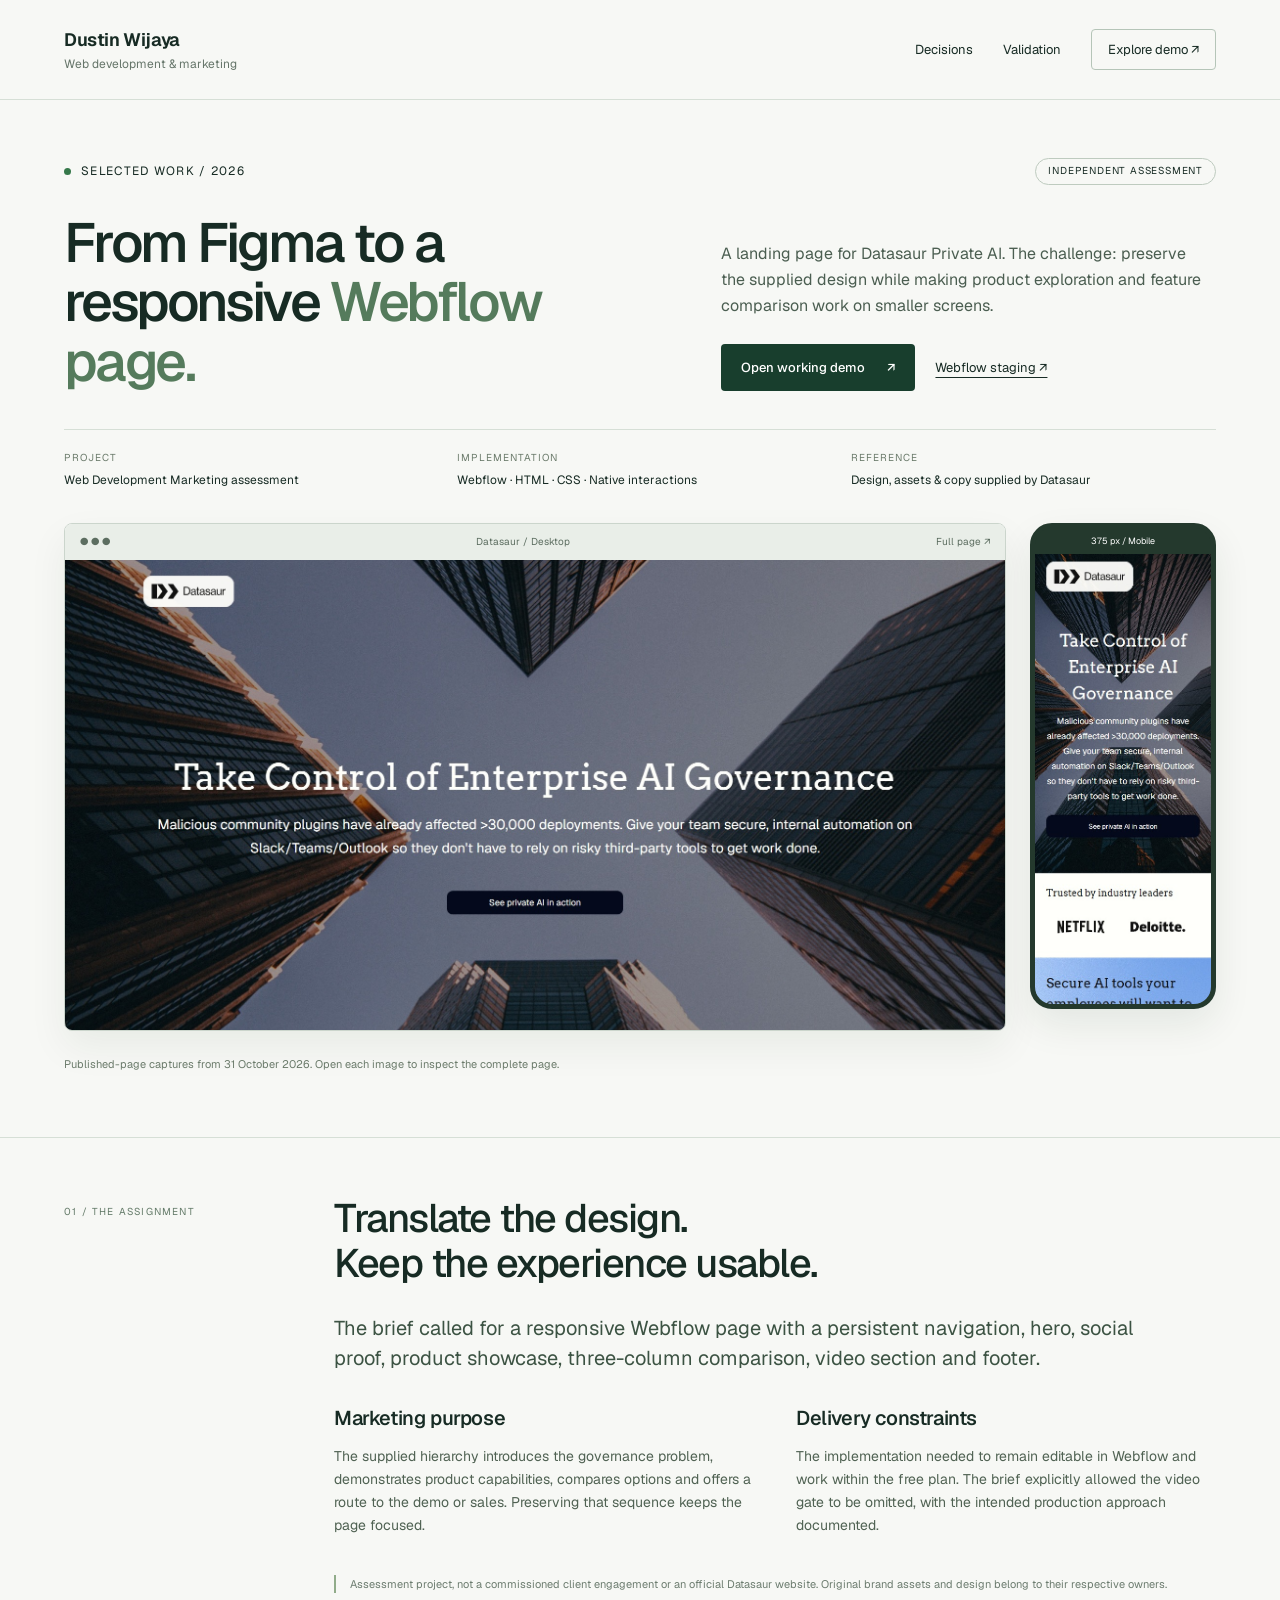
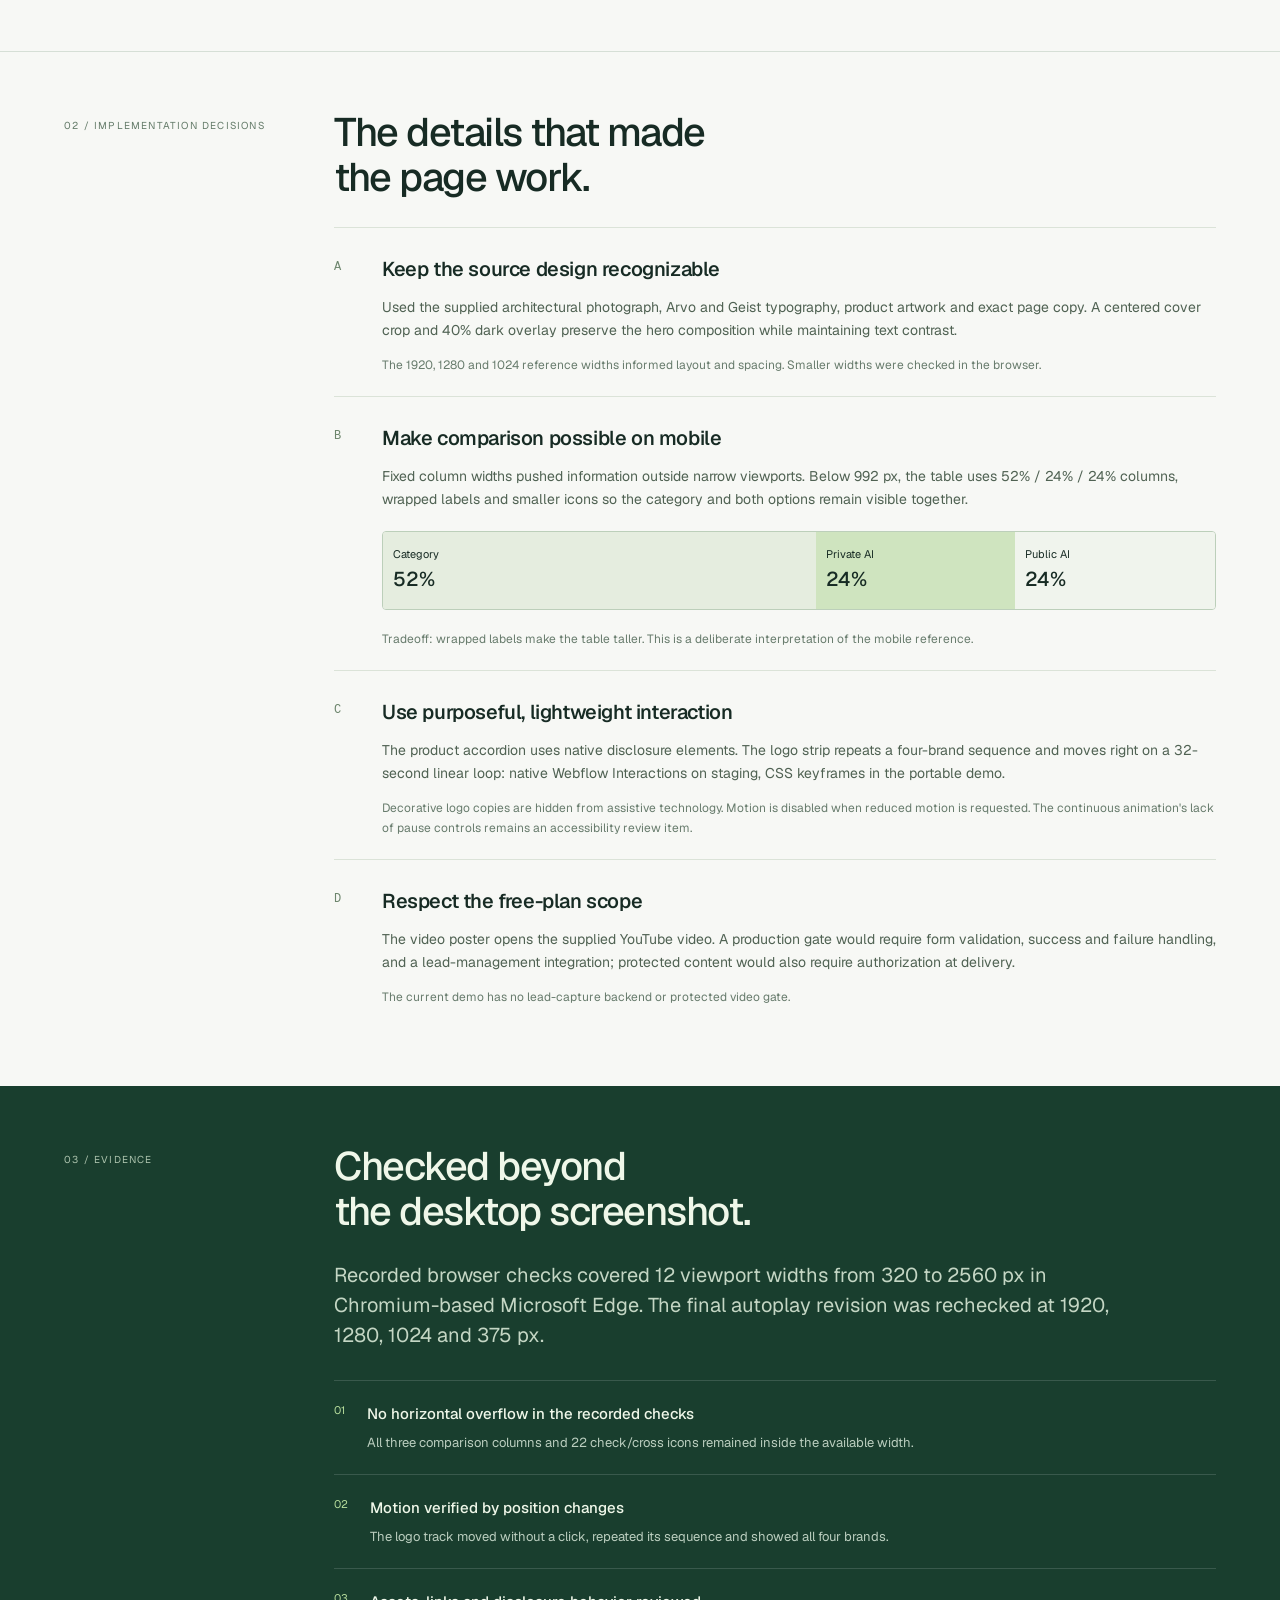
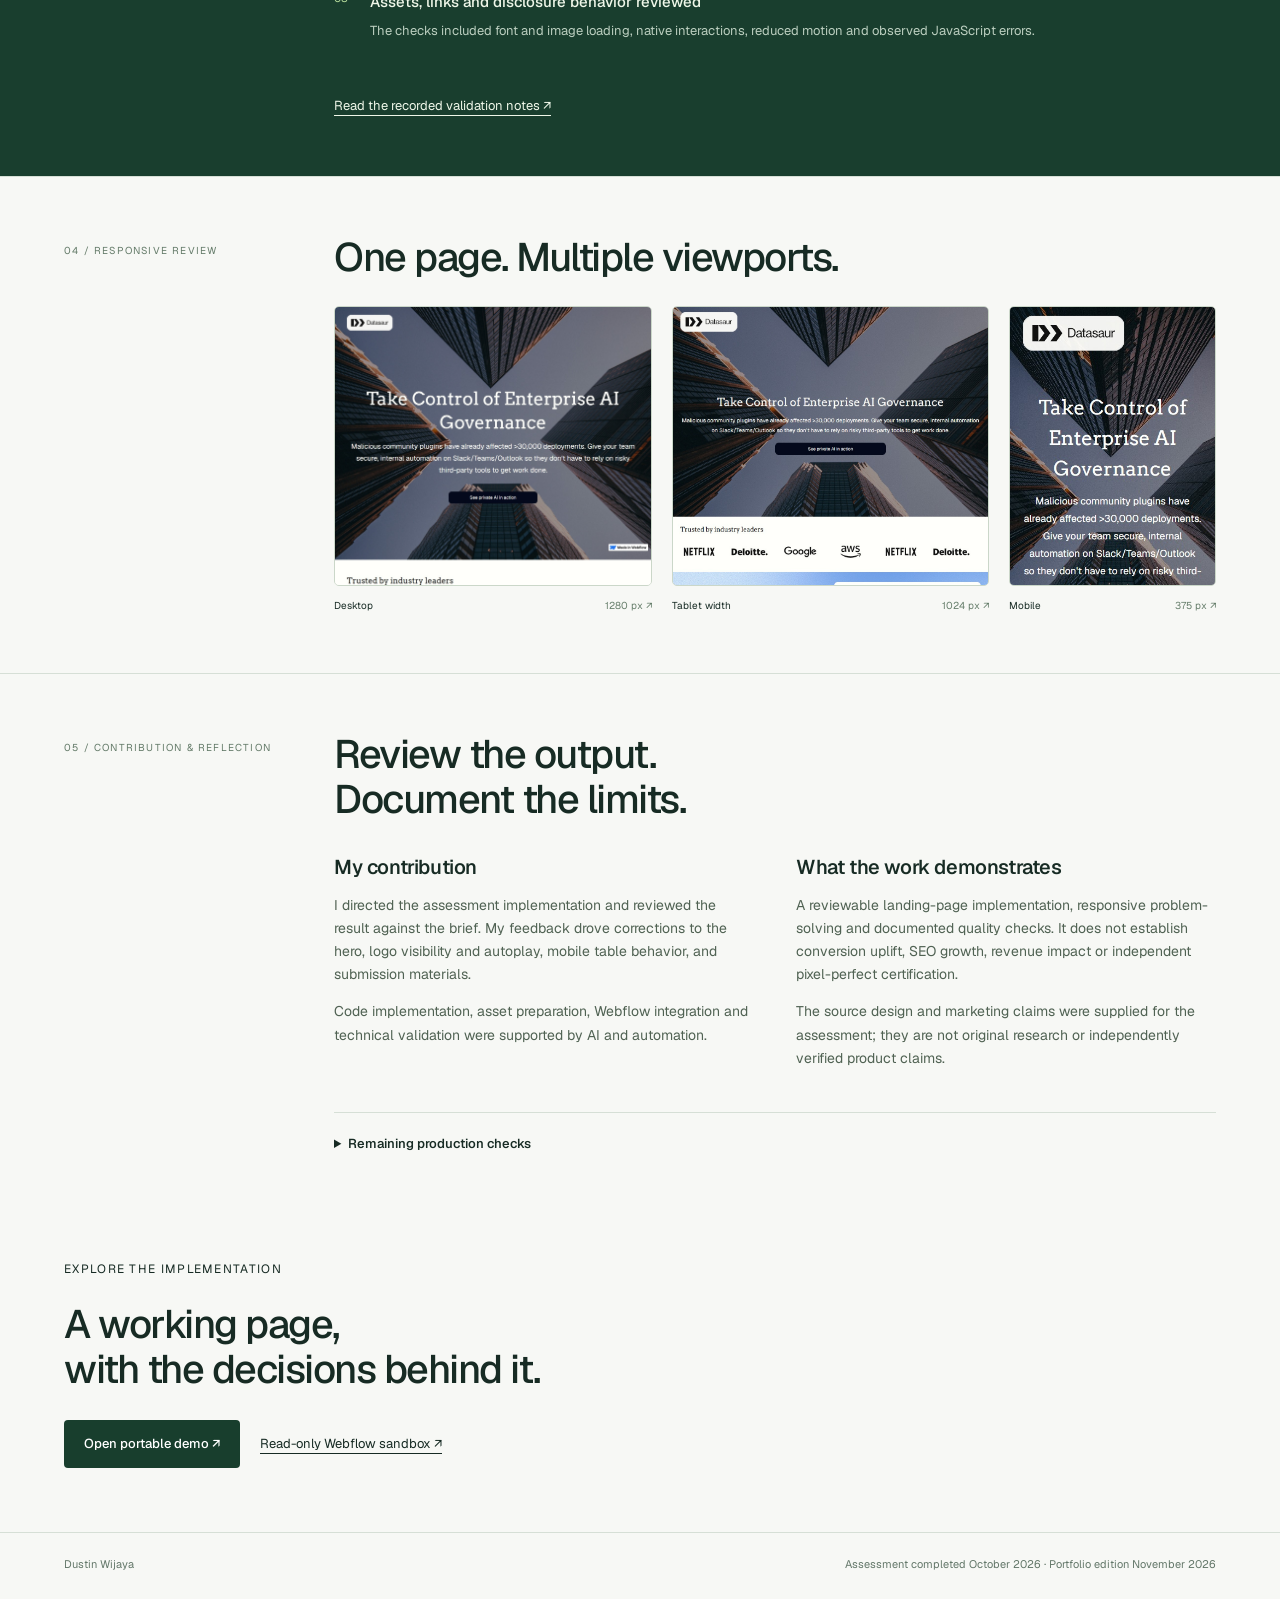
<file: index.html>
<!doctype html>
<html lang="en"><head><meta charset="utf-8"><meta name="viewport" content="width=device-width,initial-scale=1">
<title>Datasaur — Web Development Case Study | Dustin Wijaya</title>
<meta name="description" content="Dustin Wijaya's Datasaur assessment: translating a supplied Figma design into an editable Webflow landing page, with responsive comparison tables and tested logo motion.">
<link rel="stylesheet" href="portfolio.css"></head>
<body><a class="skip" href="#main">Skip to content</a>
<header class="top"><a href="#main" class="name">Dustin Wijaya<span>Web development & marketing</span></a><nav aria-label="Case study navigation"><a href="#decisions">Decisions</a><a href="#validation">Validation</a><a href="demo/index.html" class="nav-demo">Explore demo <span aria-hidden="true">↗</span></a></nav></header>
<main id="main">
<section class="intro wrap" aria-labelledby="title"><div class="eyebrow"><span class="dot"></span> Selected work / 2026 <span class="assessment">Independent assessment</span></div><div class="intro-grid"><h1 id="title">From Figma to a<br>responsive <em>Webflow page.</em></h1><div class="intro-copy"><p>A landing page for Datasaur Private AI. The challenge: preserve the supplied design while making product exploration and feature comparison work on smaller screens.</p><div class="actions"><a class="button" href="demo/index.html">Open working demo <span aria-hidden="true">↗</span></a><a class="text-link" href="https://datasaur-private-ai-by-dustin-wijaya.webflow.io/" target="_blank" rel="noopener noreferrer">Webflow staging ↗</a></div></div></div>
<dl class="project-meta"><div><dt>Project</dt><dd>Web Development Marketing assessment</dd></div><div><dt>Implementation</dt><dd>Webflow · HTML · CSS · Native interactions</dd></div><div><dt>Reference</dt><dd>Design, assets & copy supplied by Datasaur</dd></div></dl>
</section>
<section class="showcase wrap" aria-label="Desktop and mobile implementation previews"><div class="desktop-shot"><div class="browser-bar"><span aria-hidden="true">● ● ●</span><span>Datasaur / Desktop</span><a href="previews/Datasaur-1920.jpg">Full page ↗</a></div><a href="previews/Datasaur-1920.jpg"><img src="previews/Datasaur-1920.jpg" alt="Desktop implementation with the architectural hero, headline and logo strip." width="1920" height="1000" class="desktop-image"></a></div><div class="mobile-shot"><div class="mobile-label">375 px / Mobile</div><a href="previews/Datasaur-375.jpg"><img src="previews/Datasaur-375.jpg" alt="Mobile implementation showing the stacked landing-page layout." width="375" height="1000"></a></div><p class="figure-note">Published-page captures from 31 October 2026. Open each image to inspect the complete page.</p></section>
<section class="brief wrap ruled" aria-labelledby="brief-title"><div class="section-label">01 / The assignment</div><div class="section-content"><h2 id="brief-title">Translate the design.<br>Keep the experience usable.</h2><p class="lead">The brief called for a responsive Webflow page with a persistent navigation, hero, social proof, product showcase, three-column comparison, video section and footer.</p><div class="two-col"><div><h3>Marketing purpose</h3><p>The supplied hierarchy introduces the governance problem, demonstrates product capabilities, compares options and offers a route to the demo or sales. Preserving that sequence keeps the page focused.</p></div><div><h3>Delivery constraints</h3><p>The implementation needed to remain editable in Webflow and work within the free plan. The brief explicitly allowed the video gate to be omitted, with the intended production approach documented.</p></div></div><p class="context-note">Assessment project, not a commissioned client engagement or an official Datasaur website. Original brand assets and design belong to their respective owners.</p></div></section>
<section id="decisions" class="wrap ruled" aria-labelledby="decisions-title"><div class="section-label">02 / Implementation decisions</div><div class="section-content"><h2 id="decisions-title">The details that made<br>the page work.</h2><article class="decision"><span class="decision-number">A</span><div><h3>Keep the source design recognizable</h3><p>Used the supplied architectural photograph, Arvo and Geist typography, product artwork and exact page copy. A centered cover crop and 40% dark overlay preserve the hero composition while maintaining text contrast.</p><p class="detail">The 1920, 1280 and 1024 reference widths informed layout and spacing. Smaller widths were checked in the browser.</p></div></article><article class="decision"><span class="decision-number">B</span><div><h3>Make comparison possible on mobile</h3><p>Fixed column widths pushed information outside narrow viewports. Below 992 px, the table uses 52% / 24% / 24% columns, wrapped labels and smaller icons so the category and both options remain visible together.</p><div class="column-demo" aria-label="Mobile column allocation"><span>Category <b>52%</b></span><span>Private AI <b>24%</b></span><span>Public AI <b>24%</b></span></div><p class="detail">Tradeoff: wrapped labels make the table taller. This is a deliberate interpretation of the mobile reference.</p></div></article><article class="decision"><span class="decision-number">C</span><div><h3>Use purposeful, lightweight interaction</h3><p>The product accordion uses native disclosure elements. The logo strip repeats a four-brand sequence and moves right on a 32-second linear loop: native Webflow Interactions on staging, CSS keyframes in the portable demo.</p><p class="detail">Decorative logo copies are hidden from assistive technology. Motion is disabled when reduced motion is requested. The continuous animation's lack of pause controls remains an accessibility review item.</p></div></article><article class="decision"><span class="decision-number">D</span><div><h3>Respect the free-plan scope</h3><p>The video poster opens the supplied YouTube video. A production gate would require form validation, success and failure handling, and a lead-management integration; protected content would also require authorization at delivery.</p><p class="detail">The current demo has no lead-capture backend or protected video gate.</p></div></article></div></section>
<section id="validation" class="validation" aria-labelledby="validation-title"><div class="wrap validation-inner"><div class="section-label">03 / Evidence</div><div class="section-content"><h2 id="validation-title">Checked beyond<br>the desktop screenshot.</h2><p class="lead">Recorded browser checks covered 12 viewport widths from 320 to 2560 px in Chromium-based Microsoft Edge. The final autoplay revision was rechecked at 1920, 1280, 1024 and 375 px.</p><ul class="checks"><li><span>01</span><div><strong>No horizontal overflow in the recorded checks</strong><p>All three comparison columns and 22 check/cross icons remained inside the available width.</p></div></li><li><span>02</span><div><strong>Motion verified by position changes</strong><p>The logo track moved without a click, repeated its sequence and showed all four brands.</p></div></li><li><span>03</span><div><strong>Assets, links and disclosure behavior reviewed</strong><p>The checks included font and image loading, native interactions, reduced motion and observed JavaScript errors.</p></div></li></ul><a class="text-link" href="evidence/validation.html">Read the recorded validation notes ↗</a></div></div></section>
<section class="wrap ruled" aria-labelledby="gallery-title"><div class="section-label">04 / Responsive review</div><div class="section-content"><h2 id="gallery-title">One page. Multiple viewports.</h2><div class="gallery"><a href="previews/Datasaur-1280.jpg"><div><img src="previews/Datasaur-1280.jpg" alt="Full-page desktop preview at 1280 pixels." loading="lazy"></div><span>Desktop <b>1280 px ↗</b></span></a><a href="previews/Datasaur-1024.jpg"><div><img src="previews/Datasaur-1024.jpg" alt="Full-page tablet-width preview at 1024 pixels." loading="lazy"></div><span>Tablet width <b>1024 px ↗</b></span></a><a href="previews/Datasaur-375.jpg"><div><img src="previews/Datasaur-375.jpg" alt="Full-page mobile preview at 375 pixels." loading="lazy"></div><span>Mobile <b>375 px ↗</b></span></a></div></div></section>
<section class="wrap ruled" aria-labelledby="role-title"><div class="section-label">05 / Contribution & reflection</div><div class="section-content"><h2 id="role-title">Review the output.<br>Document the limits.</h2><div class="two-col"><div><h3>My contribution</h3><p>I directed the assessment implementation and reviewed the result against the brief. My feedback drove corrections to the hero, logo visibility and autoplay, mobile table behavior, and submission materials.</p><p>Code implementation, asset preparation, Webflow integration and technical validation were supported by AI and automation.</p></div><div><h3>What the work demonstrates</h3><p>A reviewable landing-page implementation, responsive problem-solving and documented quality checks. It does not establish conversion uplift, SEO growth, revenue impact or independent pixel-perfect certification.</p><p>The source design and marketing claims were supplied for the assessment; they are not original research or independently verified product claims.</p></div></div><details class="limits"><summary>Remaining production checks</summary><ul><li>Official Figma pixel-diff comparison and further CSS/class cleanup.</li><li>Physical-device Safari, Firefox and a complete screen-reader audit.</li><li>Review continuous motion controls and fixed versus sticky navigation behavior.</li><li>Measure web performance and add consent-aware analytics if required.</li><li>Validate the Webflow Designer canvas manually; automated checks did not establish anonymous canvas access.</li></ul></details></div></section>
<section class="wrap closing"><p class="eyebrow">Explore the implementation</p><h2>A working page,<br>with the decisions behind it.</h2><div class="actions"><a class="button" href="demo/index.html">Open portable demo ↗</a><a class="text-link" href="https://preview.webflow.com/preview/datasaur-private-ai-by-dustin-wijaya?preview=a4aa3c9da05549674230217efe4d9061&amp;workflow=preview" target="_blank" rel="noopener noreferrer">Read-only Webflow sandbox ↗</a></div></section>
</main><footer class="wrap bottom"><span>Dustin Wijaya</span><span>Assessment completed October 2026 · Portfolio edition November 2026</span></footer></body></html>
</file>
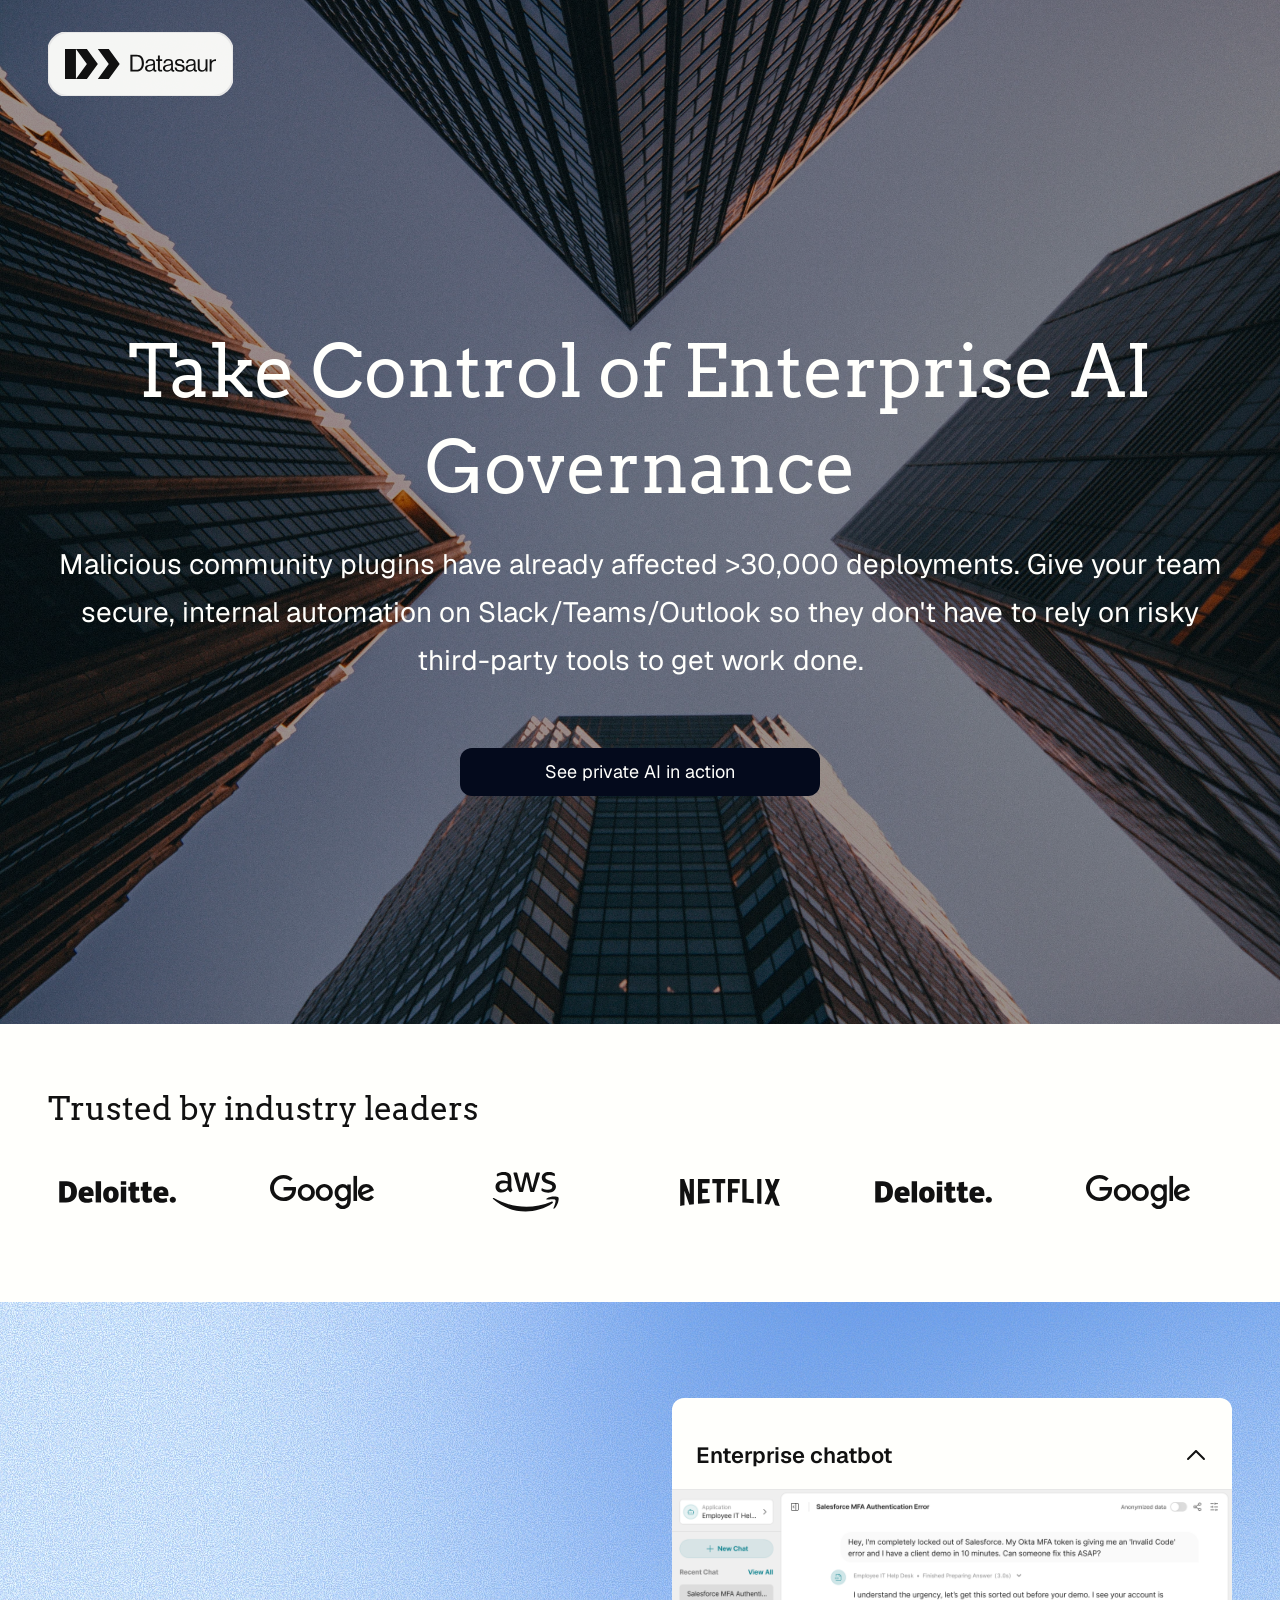
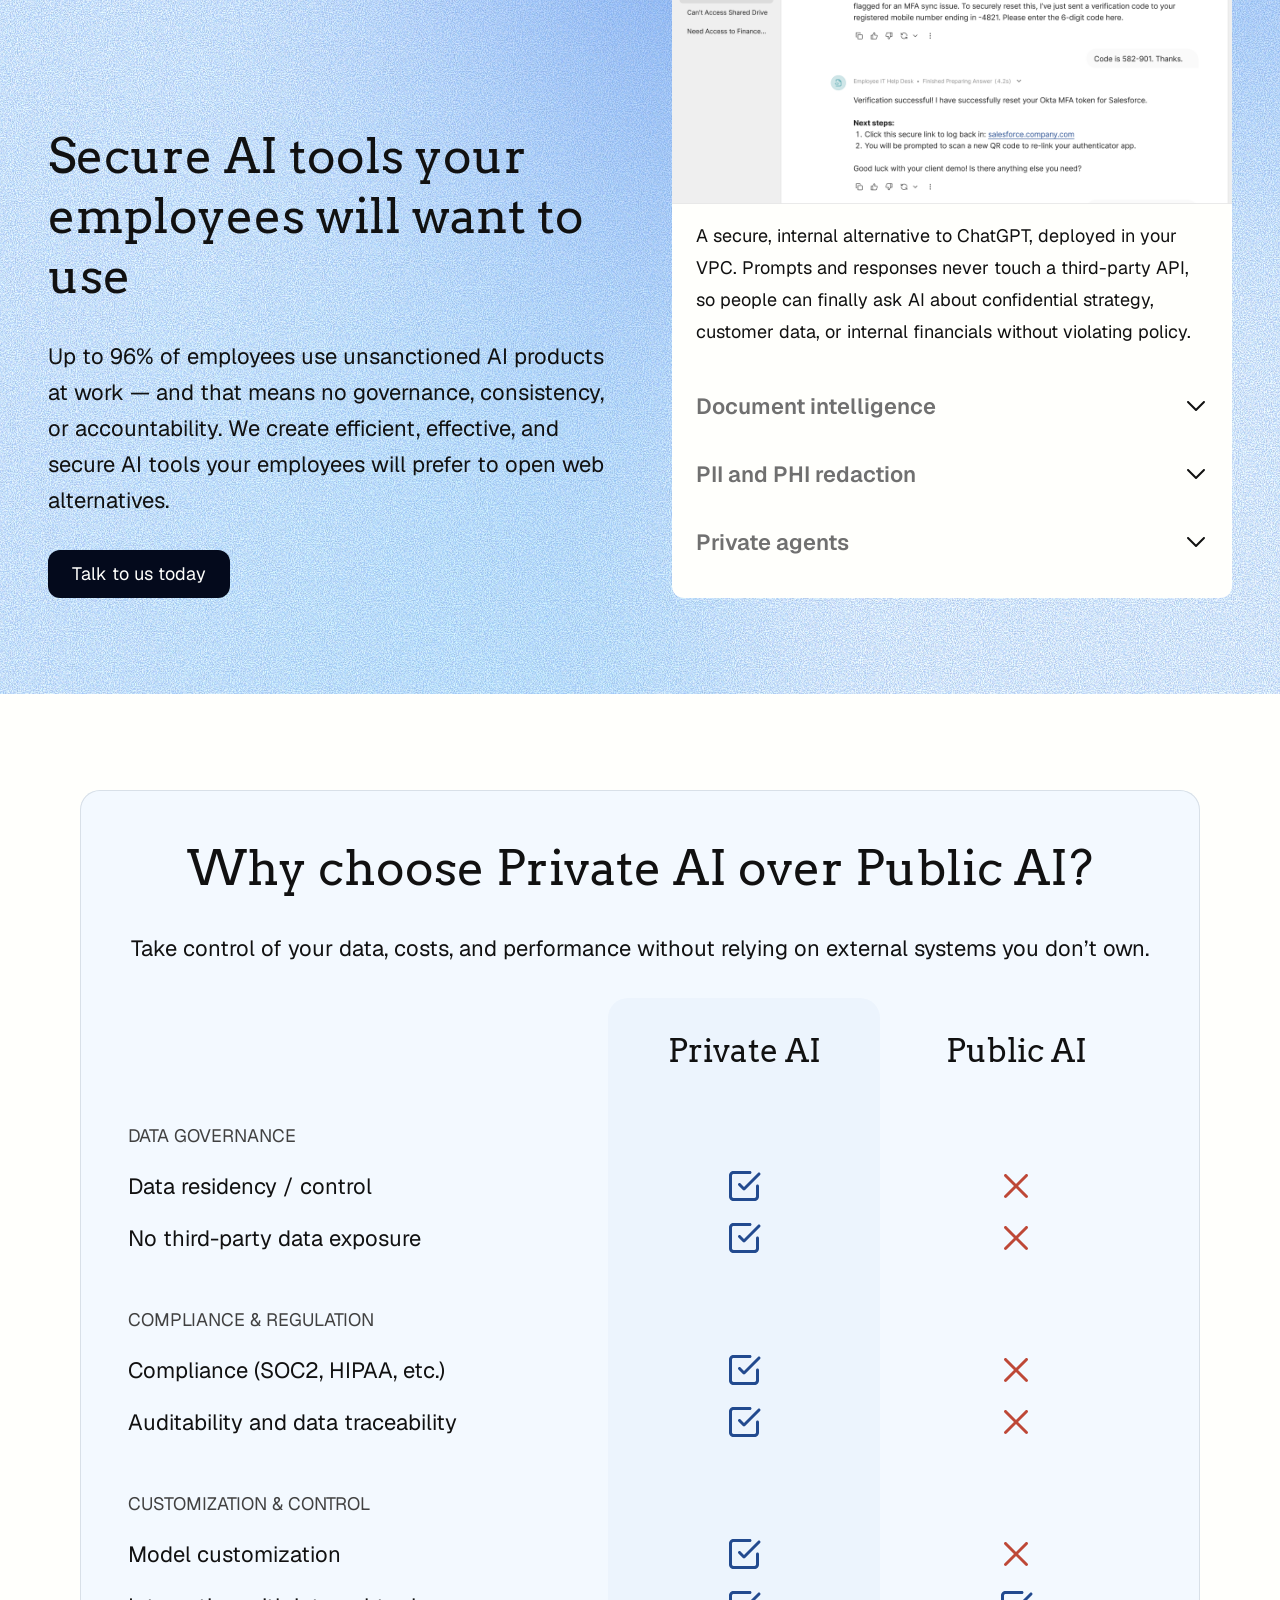
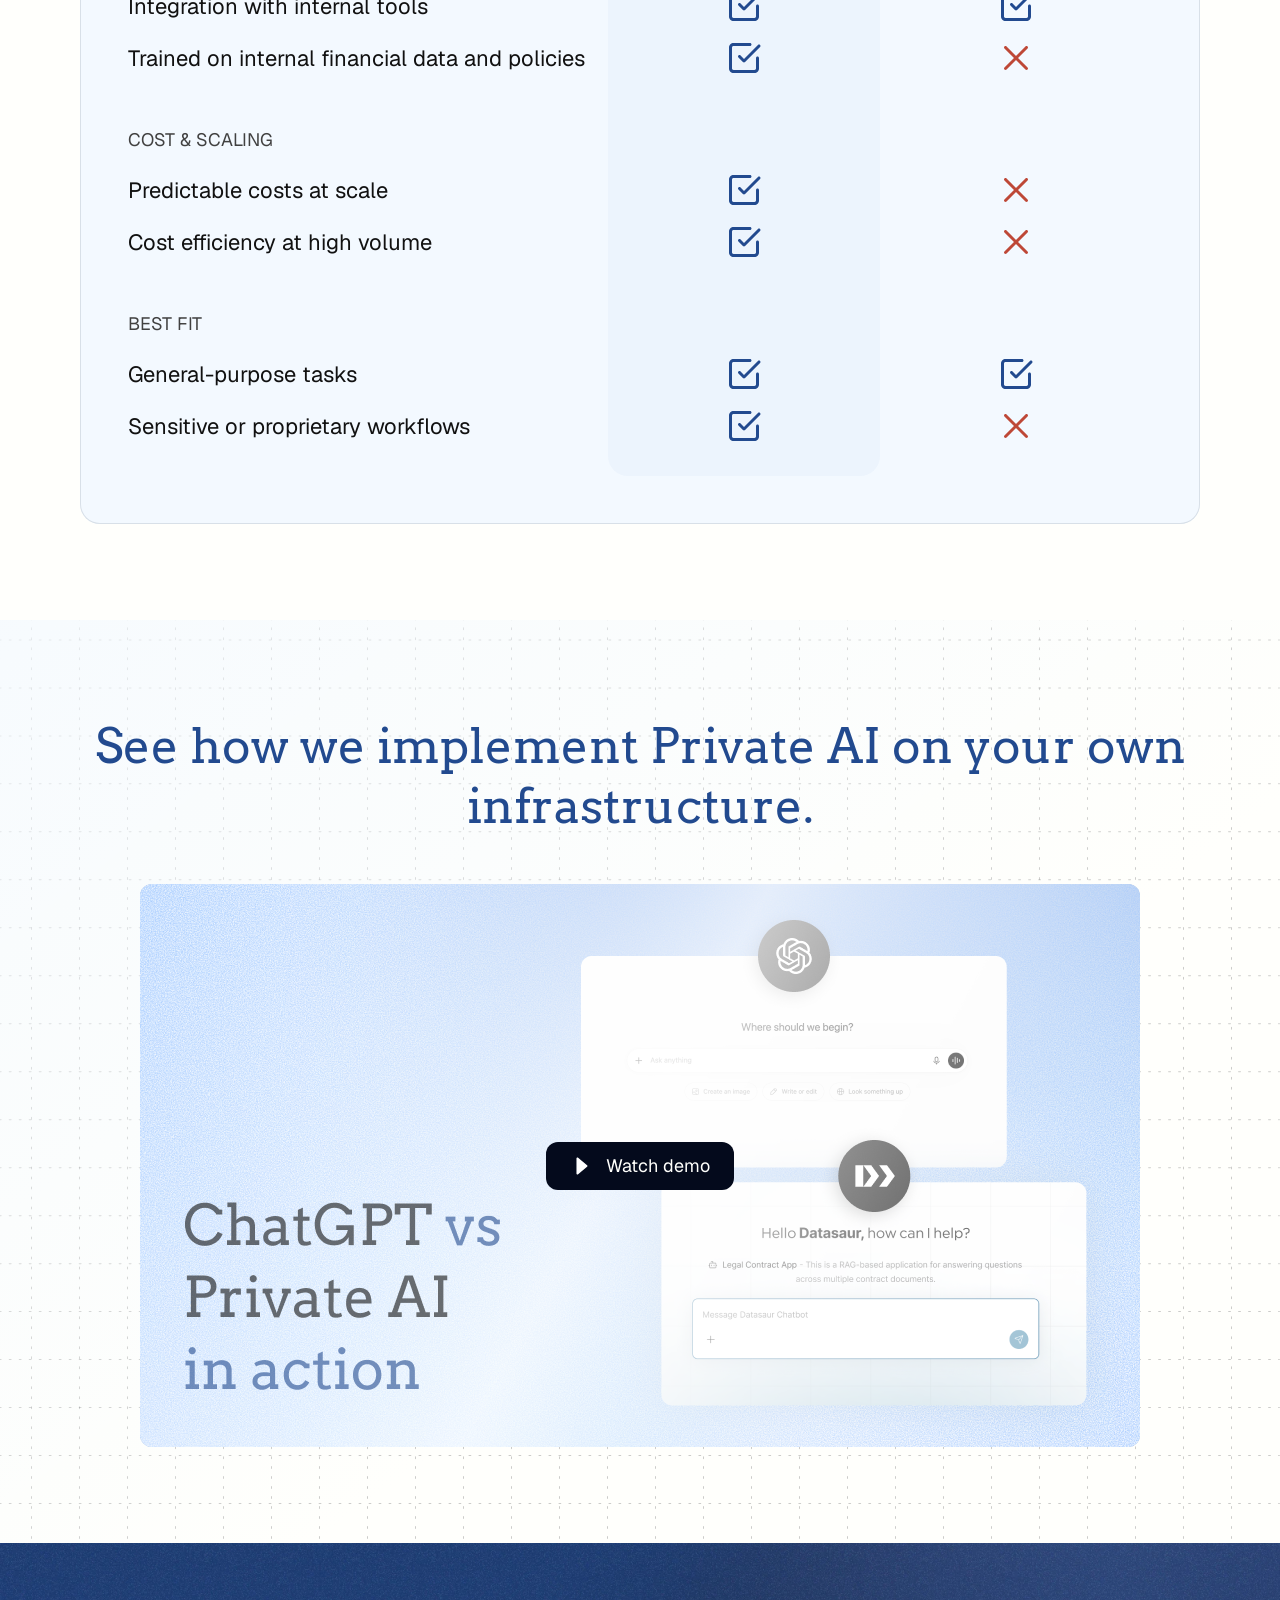
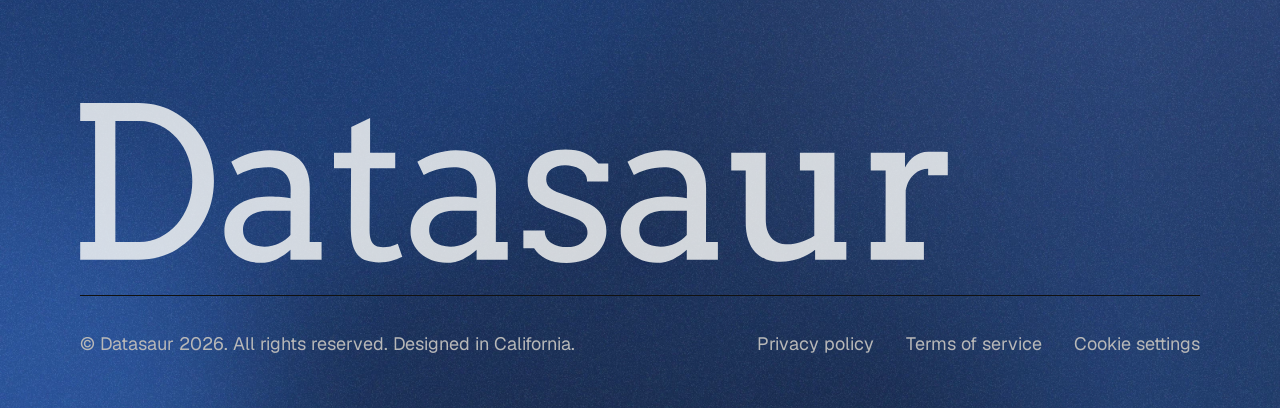
<file: demo/index.html>
<!doctype html>
<html lang="en"><head><meta charset="utf-8"><meta name="viewport" content="width=device-width,initial-scale=1"><meta name="robots" content="noindex,nofollow"><title>Datasaur — Private AI</title><link rel="icon" href="assets/datasaur-icon.svg" type="image/svg+xml"><link rel="stylesheet" href="styles.css"></head><body><div class="dsr-body-1">
  <a class="dsr-skip" href="#main">Skip to content</a>
  <header class="dsr-site-header-3">
    <nav aria-label="Main navigation" class="dsr-nav-4">
      <a class="dsr-brand-link-5" href="#top" aria-label="Datasaur, back to top"><img src="assets/nav-logo.svg" width="185" height="64" alt="Datasaur" class="dsr-img-6"></a>
    </nav>
  </header>
  <main id="main" class="dsr-nav-4">
    <section class="dsr-hero-7" id="top" aria-labelledby="hero-title">
      <div class="dsr-nav-space-8" aria-hidden="true"></div>
      <div class="dsr-hero-content-9">
        <div class="dsr-hero-copy-10">
          <h1 id="hero-title" class="dsr-hero-title-11">Take Control of Enterprise AI Governance</h1>
          <p class="dsr-p-12">Malicious community plugins have already affected &gt;30,000 deployments. Give your team secure, internal automation on Slack/Teams/Outlook so they don't have to rely on risky third-party tools to get work done.</p>
        </div>
        <a class="dsr-button-13" href="#demo">See private AI in action</a>
      </div>
    </section>

    <section class="dsr-social-proof-14" aria-labelledby="social-title">
      <h2 id="social-title" class="dsr-social-title-15">Trusted by industry leaders</h2>
      <div class="dsr-logo-viewport-16">
        <ul class="dsr-logo-track-17" aria-label="Deloitte, Google, AWS and Netflix">
          <li class="dsr-mobile-partner-18"><img src="assets/deloitte.svg" width="140" height="60" alt="Deloitte" loading="eager" class="dsr-img-19"></li>
          <li class="dsr-li-20"><img src="assets/google.svg" width="140" height="60" alt="Google" loading="eager" class="dsr-img-19"></li>
          <li class="dsr-li-20"><img src="assets/aws.svg" width="140" height="60" alt="AWS" loading="eager" class="dsr-img-19"></li>
          <li class="dsr-li-20"><img src="assets/netflix.svg" width="140" height="60" alt="Netflix" loading="eager" class="dsr-img-19"></li>
          <li class="dsr-mobile-partner-18" aria-hidden="true"><img src="assets/deloitte.svg" width="140" height="60" alt="" loading="eager" class="dsr-img-19"></li>
          <li aria-hidden="true" class="dsr-li-20"><img src="assets/google.svg" width="140" height="60" alt="" loading="eager" class="dsr-img-19"></li>
          <li aria-hidden="true" class="dsr-li-20"><img src="assets/aws.svg" width="140" height="60" alt="" loading="eager" class="dsr-img-19"></li>
          <li aria-hidden="true" class="dsr-li-20"><img src="assets/netflix.svg" width="140" height="60" alt="" loading="eager" class="dsr-img-19"></li><li class="dsr-li-20" aria-hidden="true"><img class="dsr-img-19" src="assets/deloitte.svg" alt="" loading="eager" width="140" height="60"></li><li class="dsr-li-20" aria-hidden="true"><img class="dsr-img-19" src="assets/google.svg" alt="" loading="eager" width="140" height="60"></li><li class="dsr-li-20" aria-hidden="true"><img class="dsr-img-19" src="assets/aws.svg" alt="" loading="eager" width="140" height="60"></li><li class="dsr-li-20" aria-hidden="true"><img class="dsr-img-19" src="assets/netflix.svg" alt="" loading="eager" width="140" height="60"></li><li class="dsr-li-20" aria-hidden="true"><img class="dsr-img-19" src="assets/deloitte.svg" alt="" loading="eager" width="140" height="60"></li><li class="dsr-li-20" aria-hidden="true"><img class="dsr-img-19" src="assets/google.svg" alt="" loading="eager" width="140" height="60"></li><li class="dsr-li-20" aria-hidden="true"><img class="dsr-img-19" src="assets/aws.svg" alt="" loading="eager" width="140" height="60"></li><li class="dsr-li-20" aria-hidden="true"><img class="dsr-img-19" src="assets/netflix.svg" alt="" loading="eager" width="140" height="60"></li><li class="dsr-li-20" aria-hidden="true"><img class="dsr-img-19" src="assets/deloitte.svg" alt="" loading="eager" width="140" height="60"></li><li class="dsr-li-20" aria-hidden="true"><img class="dsr-img-19" src="assets/google.svg" alt="" loading="eager" width="140" height="60"></li><li class="dsr-li-20" aria-hidden="true"><img class="dsr-img-19" src="assets/aws.svg" alt="" loading="eager" width="140" height="60"></li><li class="dsr-li-20" aria-hidden="true"><img class="dsr-img-19" src="assets/netflix.svg" alt="" loading="eager" width="140" height="60"></li><li class="dsr-li-20" aria-hidden="true"><img class="dsr-img-19" src="assets/deloitte.svg" alt="" loading="eager" width="140" height="60"></li><li class="dsr-li-20" aria-hidden="true"><img class="dsr-img-19" src="assets/google.svg" alt="" loading="eager" width="140" height="60"></li><li class="dsr-li-20" aria-hidden="true"><img class="dsr-img-19" src="assets/aws.svg" alt="" loading="eager" width="140" height="60"></li><li class="dsr-li-20" aria-hidden="true"><img class="dsr-img-19" src="assets/netflix.svg" alt="" loading="eager" width="140" height="60"></li></ul>
      </div>
    </section>

    <section class="dsr-product-21" id="solutions" aria-labelledby="product-title">
      <div class="dsr-product-layout-22">
        <div class="dsr-product-copy-23">
          <h2 id="product-title" class="dsr-product-title-24">Secure AI tools your employees will want to use</h2>
          <p class="dsr-p-25">Up to 96% of employees use unsanctioned AI products at work — and that means no governance, consistency, or accountability. We create efficient, effective, and secure AI tools your employees will prefer to open web alternatives.</p>
          <a class="dsr-button-26" href="https://datasaur.ai/contact-us">Talk to us today</a>
        </div>
        <div class="dsr-accordion-27" aria-label="Private AI solutions">
          <details class="dsr-nav-4" name="private-ai-solutions" open="open"><summary class="dsr-accordion-trigger-29">Enterprise chatbot<img src="assets/chevron.svg" width="24" height="24" alt="" class="dsr-img-30"></summary><div class="dsr-accordion-panel-31" id="panel-chatbot">
              <div class="dsr-panel-inner-32">
                <img class="dsr-product-image-33" src="assets/enterprise-chatbot.webp" width="640" height="360" alt="Private enterprise chatbot showing a conversation with internal knowledge sources." loading="lazy">
                <p class="dsr-p-34">A secure, internal alternative to ChatGPT, deployed in your VPC. Prompts and responses never touch a third-party API, so people can finally ask AI about confidential strategy, customer data, or internal financials without violating policy.</p>
              </div>
            </div></details>
          <details class="dsr-nav-4" name="private-ai-solutions"><summary class="dsr-accordion-trigger-35">Document intelligence<img src="assets/chevron.svg" width="24" height="24" alt="" class="dsr-img-36"></summary><div class="dsr-accordion-panel-37" id="panel-documents">
              <div class="dsr-panel-inner-32">
                <img class="dsr-product-image-33" src="assets/document-intelligence.webp" width="640" height="360" alt="Document intelligence interface extracting structured information from a document." loading="lazy">
                <p class="dsr-p-34">Pull structured data out of the documents your business actually runs on — contracts, invoices, receipts, claims, statements, internal reports. The sensitive content stays where it belongs while your downstream systems get clean, usable data.</p>
              </div>
            </div></details>
          <details class="dsr-nav-4" name="private-ai-solutions"><summary class="dsr-accordion-trigger-35">PII and PHI redaction<img src="assets/chevron.svg" width="24" height="24" alt="" class="dsr-img-36"></summary><div class="dsr-accordion-panel-37" id="panel-redaction">
              <div class="dsr-panel-inner-32">
                <img class="dsr-product-image-33" src="assets/pii-phi-redaction.webp" width="640" height="360" alt="Redaction interface identifying sensitive personal information in a document." loading="lazy">
                <p class="dsr-p-34">Strip personal and health information from documents at scale, locally, so analytics, training, and ML teams can work with the data safely and compliantly.</p>
              </div>
            </div></details>
          <details class="dsr-nav-4" name="private-ai-solutions"><summary class="dsr-accordion-trigger-35">Private agents<img src="assets/chevron.svg" width="24" height="24" alt="" class="dsr-img-36"></summary><div class="dsr-accordion-panel-37" id="panel-agents">
              <div class="dsr-panel-inner-32">
                <img class="dsr-product-image-33" src="assets/private-agents.webp" width="640" height="360" alt="Private agent workflow with connected processing steps." loading="lazy">
                <p class="dsr-p-34">Automate full workflows triggered by file uploads, system events, or scheduled jobs — with human review built in for anything that warrants a second set of eyes. Think of them as scalable digital workers — running the parts of a process that don't need a human, and routing the ones that do.</p>
              </div>
            </div></details>
        </div>
      </div>
    </section>

    <section class="dsr-comparison-38" aria-labelledby="comparison-title">
      <div class="dsr-comparison-card-39">
        <h2 id="comparison-title" class="dsr-product-title-24">Why choose Private AI over Public AI?</h2>
        <p class="dsr-comparison-intro-40">Take control of your data, costs, and performance without relying on external systems you don’t own.</p>
        <div class="dsr-table-scroll-41" tabindex="0" role="region" aria-label="Private AI and Public AI feature comparison">
          <div class="dsr-table-content-42"><div class="dsr-source-table-highlight-43" aria-hidden="true"></div>
          <table class="dsr-table-44">
            <caption class="dsr-sr-only-45">Comparison of Private AI and Public AI capabilities.</caption>
            <colgroup class="dsr-nav-4"><col class="dsr-category-column-46"><col class="dsr-col-47"><col class="dsr-col-48"></colgroup>
            <thead class="dsr-nav-4"><tr class="dsr-nav-4"><th scope="col" class="dsr-th-49"><span class="dsr-sr-only-45">Category</span></th><th scope="col" class="dsr-th-50">Private AI</th><th scope="col" class="dsr-th-50">Public AI</th></tr></thead>
            <tbody class="dsr-nav-4">
              <tr class="dsr-nav-4"><th colspan="3" scope="rowgroup" class="dsr-th-51">Data governance</th></tr>
              <tr class="dsr-nav-4"><th scope="row" class="dsr-th-52">Data residency / control</th><td class="dsr-td-53"><img src="assets/check.svg" alt="Included" width="36" height="36" class="dsr-img-54"></td><td class="dsr-td-53"><img src="assets/cross.svg" alt="Not included" width="36" height="36" class="dsr-img-54"></td></tr>
              <tr class="dsr-nav-4"><th scope="row" class="dsr-th-52">No third-party data exposure</th><td class="dsr-td-53"><img src="assets/check.svg" alt="Included" width="36" height="36" class="dsr-img-54"></td><td class="dsr-td-53"><img src="assets/cross.svg" alt="Not included" width="36" height="36" class="dsr-img-54"></td></tr>
            </tbody>
            <tbody class="dsr-nav-4">
              <tr class="dsr-nav-4"><th colspan="3" scope="rowgroup" class="dsr-th-51">Compliance &amp; regulation</th></tr>
              <tr class="dsr-nav-4"><th scope="row" class="dsr-th-52">Compliance (SOC2, HIPAA, etc.)</th><td class="dsr-td-53"><img src="assets/check.svg" alt="Included" width="36" height="36" class="dsr-img-54"></td><td class="dsr-td-53"><img src="assets/cross.svg" alt="Not included" width="36" height="36" class="dsr-img-54"></td></tr>
              <tr class="dsr-nav-4"><th scope="row" class="dsr-th-52">Auditability and data traceability</th><td class="dsr-td-53"><img src="assets/check.svg" alt="Included" width="36" height="36" class="dsr-img-54"></td><td class="dsr-td-53"><img src="assets/cross.svg" alt="Not included" width="36" height="36" class="dsr-img-54"></td></tr>
            </tbody>
            <tbody class="dsr-nav-4">
              <tr class="dsr-nav-4"><th colspan="3" scope="rowgroup" class="dsr-th-51">Customization &amp; control</th></tr>
              <tr class="dsr-nav-4"><th scope="row" class="dsr-th-52">Model customization</th><td class="dsr-td-53"><img src="assets/check.svg" alt="Included" width="36" height="36" class="dsr-img-54"></td><td class="dsr-td-53"><img src="assets/cross.svg" alt="Not included" width="36" height="36" class="dsr-img-54"></td></tr>
              <tr class="dsr-nav-4"><th scope="row" class="dsr-th-52">Integration with internal tools</th><td class="dsr-td-53"><img src="assets/check.svg" alt="Included" width="36" height="36" class="dsr-img-54"></td><td class="dsr-td-53"><img src="assets/check.svg" alt="Included" width="36" height="36" class="dsr-img-54"></td></tr>
              <tr class="dsr-nav-4"><th scope="row" class="dsr-th-52">Trained on internal financial data and policies</th><td class="dsr-td-53"><img src="assets/check.svg" alt="Included" width="36" height="36" class="dsr-img-54"></td><td class="dsr-td-53"><img src="assets/cross.svg" alt="Not included" width="36" height="36" class="dsr-img-54"></td></tr>
            </tbody>
            <tbody class="dsr-nav-4">
              <tr class="dsr-nav-4"><th colspan="3" scope="rowgroup" class="dsr-th-51">Cost &amp; scaling</th></tr>
              <tr class="dsr-nav-4"><th scope="row" class="dsr-th-52">Predictable costs at scale</th><td class="dsr-td-53"><img src="assets/check.svg" alt="Included" width="36" height="36" class="dsr-img-54"></td><td class="dsr-td-53"><img src="assets/cross.svg" alt="Not included" width="36" height="36" class="dsr-img-54"></td></tr>
              <tr class="dsr-nav-4"><th scope="row" class="dsr-th-52">Cost efficiency at high volume</th><td class="dsr-td-53"><img src="assets/check.svg" alt="Included" width="36" height="36" class="dsr-img-54"></td><td class="dsr-td-53"><img src="assets/cross.svg" alt="Not included" width="36" height="36" class="dsr-img-54"></td></tr>
            </tbody>
            <tbody class="dsr-nav-4">
              <tr class="dsr-nav-4"><th colspan="3" scope="rowgroup" class="dsr-th-51">Best fit</th></tr>
              <tr class="dsr-nav-4"><th scope="row" class="dsr-th-52">General-purpose tasks</th><td class="dsr-td-53"><img src="assets/check.svg" alt="Included" width="36" height="36" class="dsr-img-54"></td><td class="dsr-td-53"><img src="assets/check.svg" alt="Included" width="36" height="36" class="dsr-img-54"></td></tr>
              <tr class="dsr-nav-4"><th scope="row" class="dsr-th-52">Sensitive or proprietary workflows</th><td class="dsr-td-53"><img src="assets/check.svg" alt="Included" width="36" height="36" class="dsr-img-54"></td><td class="dsr-td-53"><img src="assets/cross.svg" alt="Not included" width="36" height="36" class="dsr-img-54"></td></tr>
            </tbody>
          </table>
          </div>
        </div>
      </div>
    </section>

    <section class="dsr-demo-55" id="demo" aria-labelledby="demo-title">
      <h2 id="demo-title" class="dsr-demo-title-56">See how we implement Private AI on your own infrastructure.</h2>
      <div class="dsr-video-frame-57">
        <img class="dsr-video-poster-58" src="assets/video-poster-source.webp" width="1000" height="564" alt="ChatGPT and Private AI in action." loading="lazy">
        <a class="dsr-button-59" href="https://www.youtube.com/watch?v=w23wkQdTEew" target="_blank" rel="noopener noreferrer"><img src="assets/play.svg" width="24" height="24" alt="" class="dsr-img-60">Watch demo</a>
      </div>
    </section>
  </main>

  <footer class="dsr-site-footer-61">
    <img class="dsr-footer-wordmark-62" src="assets/footer-wordmark.svg" width="640" height="97" alt="Datasaur" loading="lazy">
    <div class="dsr-footer-bottom-63"><div class="dsr-footer-divider" aria-hidden="true"></div>
      <p class="dsr-p-25">© Datasaur&nbsp;2026. All rights reserved. Designed in California.</p>
      <nav class="dsr-footer-links-64" aria-label="Legal">
        <a href="https://datasaur.ai/privacy-policy" class="dsr-a-65">Privacy policy</a>
        <a href="https://datasaur.ai/terms-of-service" class="dsr-a-65">Terms of service</a>
        <details class="dsr-source-cookie-66"><summary class="dsr-text-button-67">Cookie settings</summary><div class="dsr-source-cookie-note-68">No optional marketing cookies are configured for this assessment. The demo opens on YouTube, which applies its own cookie settings.</div></details>
      </nav>
    </div>
  </footer>

  
  
  


</div></body></html>
</file>
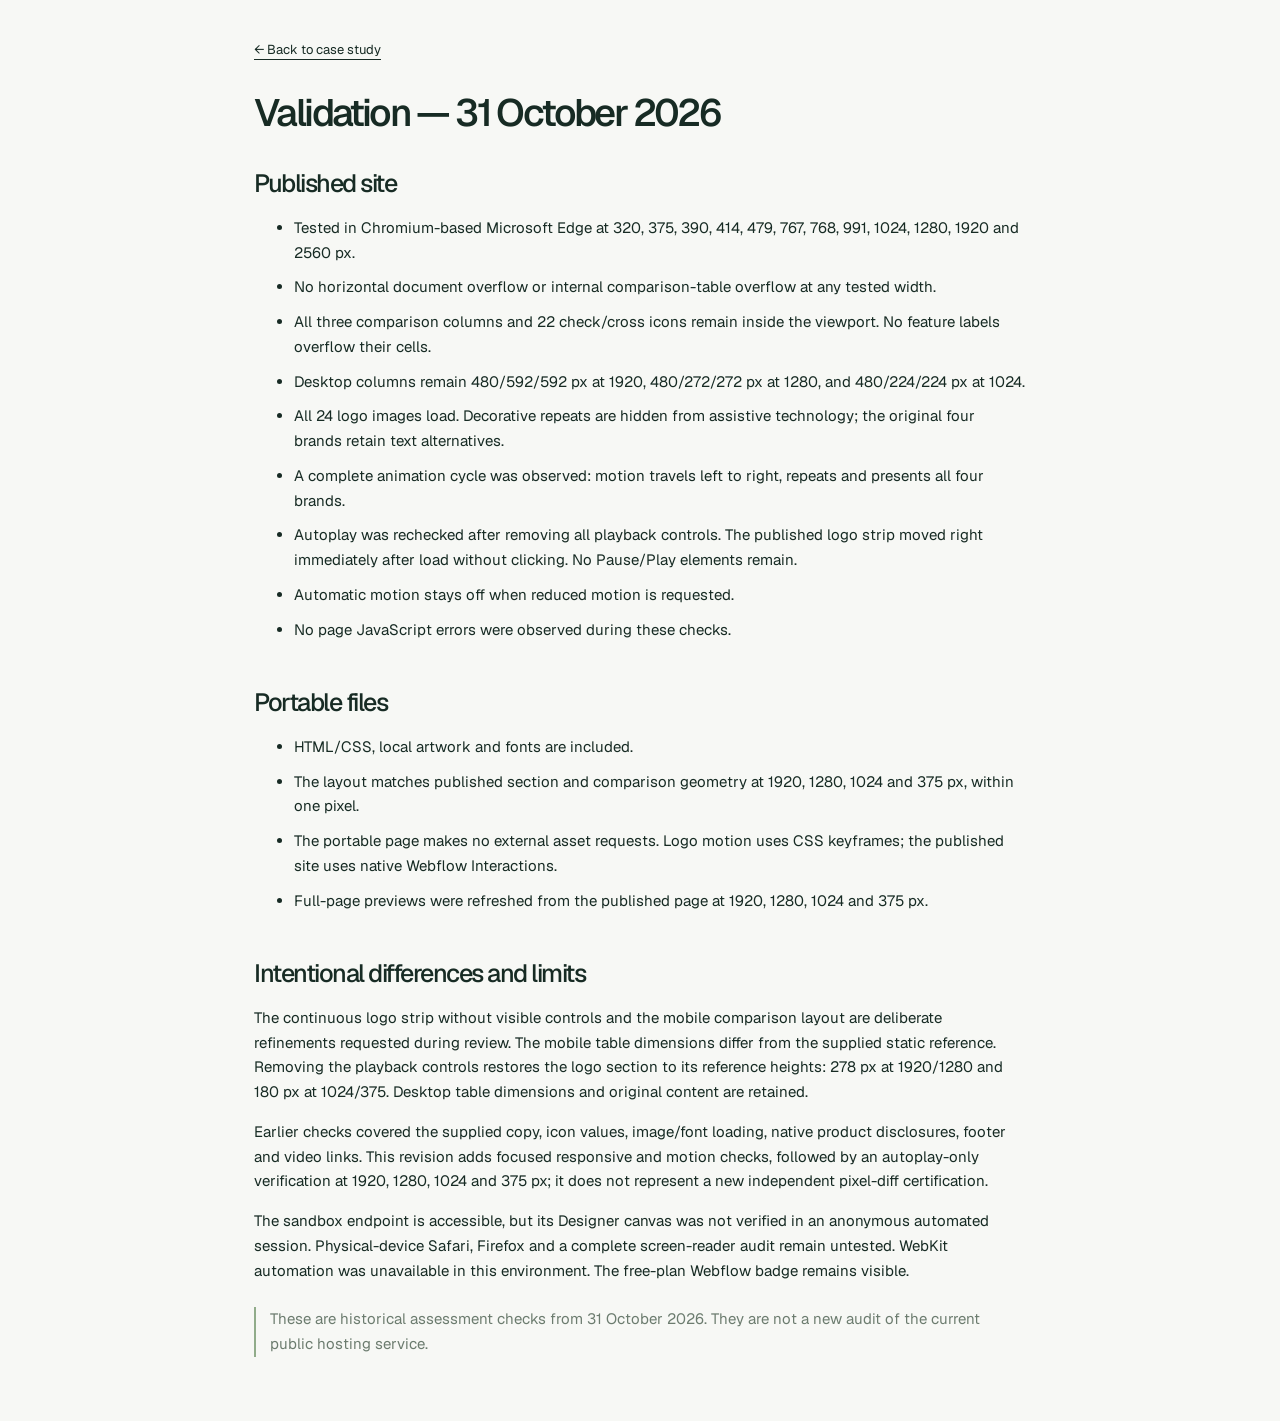
<file: evidence/validation.html>
<!doctype html><html lang="en"><head><meta charset="utf-8"><meta name="viewport" content="width=device-width,initial-scale=1"><title>Validation notes | Datasaur case study | Dustin Wijaya</title><link rel="stylesheet" href="../portfolio.css"><style>.notes{max-width:900px;padding-top:36px;padding-bottom:64px}.notes h1{font-size:38px;margin:30px 0}.notes h2{font-size:25px;margin:36px 0 18px}.notes li{padding-bottom:10px}.notes p,.notes li{font-size:15px}</style></head><body><main class="wrap notes"><a href="../index.html" class="text-link">← Back to case study</a><h1>Validation — 31 October 2026</h1><h2>Published site</h2><ul><li>Tested in Chromium-based Microsoft Edge at 320, 375, 390, 414, 479, 767, 768, 991, 1024, 1280, 1920 and 2560 px.</li><li>No horizontal document overflow or internal comparison-table overflow at any tested width.</li><li>All three comparison columns and 22 check/cross icons remain inside the viewport. No feature labels overflow their cells.</li><li>Desktop columns remain 480/592/592 px at 1920, 480/272/272 px at 1280, and 480/224/224 px at 1024.</li><li>All 24 logo images load. Decorative repeats are hidden from assistive technology; the original four brands retain text alternatives.</li><li>A complete animation cycle was observed: motion travels left to right, repeats and presents all four brands.</li><li>Autoplay was rechecked after removing all playback controls. The published logo strip moved right immediately after load without clicking. No Pause/Play elements remain.</li><li>Automatic motion stays off when reduced motion is requested.</li><li>No page JavaScript errors were observed during these checks.</li></ul><h2>Portable files</h2><ul><li>HTML/CSS, local artwork and fonts are included.</li><li>The layout matches published section and comparison geometry at 1920, 1280, 1024 and 375 px, within one pixel.</li><li>The portable page makes no external asset requests. Logo motion uses CSS keyframes; the published site uses native Webflow Interactions.</li><li>Full-page previews were refreshed from the published page at 1920, 1280, 1024 and 375 px.</li></ul><h2>Intentional differences and limits</h2><p>The continuous logo strip without visible controls and the mobile comparison layout are deliberate refinements requested during review. The mobile table dimensions differ from the supplied static reference. Removing the playback controls restores the logo section to its reference heights: 278 px at 1920/1280 and 180 px at 1024/375. Desktop table dimensions and original content are retained.</p><p>Earlier checks covered the supplied copy, icon values, image/font loading, native product disclosures, footer and video links. This revision adds focused responsive and motion checks, followed by an autoplay-only verification at 1920, 1280, 1024 and 375 px; it does not represent a new independent pixel-diff certification.</p><p>The sandbox endpoint is accessible, but its Designer canvas was not verified in an anonymous automated session. Physical-device Safari, Firefox and a complete screen-reader audit remain untested. WebKit automation was unavailable in this environment. The free-plan Webflow badge remains visible.</p><p class="context-note">These are historical assessment checks from 31 October 2026. They are not a new audit of the current public hosting service.</p></main></body></html>
</file>
<file: portfolio.css>
@font-face{font-family:Geist;src:url("demo/assets/fonts/Geist-Variable.ttf");font-weight:100 900;font-display:swap}*{box-sizing:border-box}html{scroll-behavior:smooth}body{margin:0;background:#f7f8f5;color:#172b24;font-family:Geist,Arial,sans-serif;font-size:16px;line-height:1.65}a{color:inherit}a:focus-visible,summary:focus-visible{outline:3px solid #387b58;outline-offset:5px}img{display:block;max-width:100%}.wrap{max-width:1440px;margin:auto;padding:0 64px}.top{display:flex;justify-content:space-between;align-items:center;padding:25px 64px;border-bottom:1px solid #d6dfd6;max-width:1600px;margin:auto}.name{font-size:18px;font-weight:650;text-decoration:none;letter-spacing:-.4px}.name span{display:block;font-size:12px;font-weight:400;color:#657569;letter-spacing:0}nav{display:flex;align-items:center;gap:30px;font-size:13px}nav a{text-decoration:none}.nav-demo{padding:9px 16px;border:1px solid #b5c5b8;border-radius:4px}.intro{padding-top:58px}.eyebrow{font-size:12px;text-transform:uppercase;letter-spacing:1.3px;display:flex;align-items:center;gap:10px}.dot{width:7px;height:7px;background:#36784a;border-radius:50%}.assessment{margin-left:auto;border:1px solid #becbbf;border-radius:30px;padding:4px 12px;font-size:10px;letter-spacing:.8px}.intro-grid{display:grid;grid-template-columns:1.2fr 1fr;gap:64px;align-items:end;margin-top:28px}h1,h2,h3,p{margin-top:0}h1{font-size:clamp(38px,4.3vw,64px);line-height:1.08;letter-spacing:-2.6px;font-weight:550;margin-bottom:0}h1 em{font-style:normal;color:#557b5c}h2{font-size:clamp(30px,3.1vw,46px);font-weight:500;line-height:1.14;letter-spacing:-1.5px;margin-bottom:26px}h3{font-size:20px;line-height:1.35;font-weight:550;letter-spacing:-.4px;margin-bottom:13px}.intro-copy p{max-width:490px;color:#4b5e51;font-size:16px;margin-bottom:24px}.actions{display:flex;align-items:center;flex-wrap:wrap;gap:20px}.button{display:inline-flex;align-items:center;gap:22px;background:#183e2d;color:white;padding:13px 20px;text-decoration:none;border-radius:4px;font-size:13px;font-weight:500}.button:hover{background:#245d43}.text-link{font-size:13px;text-underline-offset:5px}.project-meta{display:grid;grid-template-columns:1fr 1fr 1fr;gap:28px;border-top:1px solid #d6dfd6;margin:38px 0 32px;padding-top:20px}.project-meta dt{font-size:10px;letter-spacing:1px;text-transform:uppercase;color:#6b7b6b;margin-bottom:4px}.project-meta dd{font-size:12px;margin:0}.showcase{display:grid;grid-template-columns:minmax(0,1fr) 186px;gap:24px;align-items:start;margin-bottom:64px}.desktop-shot{border:1px solid #cbd5cc;border-radius:8px;overflow:hidden;box-shadow:0 16px 38px #122d1410;background:white}.browser-bar{background:#e9eee8;padding:10px 15px;display:flex;justify-content:space-between;font-size:10px;gap:10px;color:#5c6d60}.browser-bar a{text-decoration:none}.desktop-image{width:100%;height:470px;object-fit:cover;object-position:top}.mobile-shot{border:5px solid #24392d;border-radius:22px;overflow:hidden;background:#24392d;box-shadow:0 16px 38px #122d1415}.mobile-label{font-size:9px;color:#fff;text-align:center;padding:6px}.mobile-shot img{width:100%;height:450px;object-fit:cover;object-position:top}.figure-note{grid-column:1/-1;font-size:11px;color:#6b7b6b;margin:0}.ruled{display:grid;grid-template-columns:230px minmax(0,1fr);gap:40px;padding-top:58px;padding-bottom:58px;border-top:1px solid #d6dfd6}.section-label{font-size:10px;letter-spacing:1.2px;text-transform:uppercase;color:#647b69;padding-top:8px}.section-content{max-width:900px}.lead{font-size:20px;line-height:1.5;color:#3c5343;max-width:800px}.two-col{display:grid;grid-template-columns:1fr 1fr;gap:42px;margin-top:32px}.two-col p,.decision p{font-size:14px;color:#506253}.context-note{font-size:11px;color:#6c7c6f;border-left:2px solid #91ac8a;padding-left:14px;margin:24px 0 0}.decision{display:grid;grid-template-columns:30px minmax(0,1fr);gap:18px;border-top:1px solid #dbe3d8;padding:28px 0 8px}.decision-number{font-family:monospace;color:#6c856c;font-size:12px;padding-top:2px}.decision .detail{font-size:12px;color:#687c6d}.column-demo{display:grid;grid-template-columns:52% 24% 24%;border:1px solid #bccfba;border-radius:4px;overflow:hidden;margin:20px 0}.column-demo span{padding:13px 10px;font-size:11px;background:#e5eddf;min-width:0}.column-demo span:nth-child(2){background:#cfe4bf}.column-demo span:nth-child(3){background:#f0f4ed}.column-demo b{display:block;font-size:20px;font-weight:500}.validation{background:#193e2e;color:#eff7e9}.validation-inner{display:grid;grid-template-columns:230px minmax(0,1fr);gap:40px;padding-top:58px;padding-bottom:58px}.validation .section-label{color:#adc4ae}.validation .lead{color:#c4d6c4}.checks{list-style:none;padding:0;margin:30px 0}.checks li{display:flex;gap:22px;border-top:1px solid #ffffff24;padding:20px 0}.checks li>span{font-size:11px;color:#b6dc9c}.checks strong{font-weight:500;font-size:15px}.checks p{font-size:13px;color:#bbcebf;margin:5px 0 0}.gallery{display:grid;grid-template-columns:1fr 1fr .65fr;gap:20px}.gallery>a{text-decoration:none;min-width:0}.gallery a>div{height:280px;border:1px solid #cbd7c9;background:#ecf0e9;border-radius:5px;overflow:hidden}.gallery img{width:100%;height:100%;object-fit:cover;object-position:top}.gallery a>span{display:flex;justify-content:space-between;gap:10px;font-size:10px;margin-top:12px}.gallery b{font-weight:400;color:#667e6b}.limits{border-top:1px solid #d6dfd6;margin-top:28px;padding-top:20px;font-size:13px}.limits summary{cursor:pointer;font-weight:550}.limits ul{padding-left:18px;color:#506253}.limits li{padding-bottom:6px}.closing{padding-top:48px;padding-bottom:64px}.closing h2{margin:22px 0 28px}.bottom{border-top:1px solid #d6dfd6;display:flex;justify-content:space-between;padding-top:22px;padding-bottom:26px;font-size:11px;color:#637769}.skip{position:absolute;top:-60px;left:20px;z-index:10;background:white;padding:10px}.skip:focus{top:10px}section[id]{scroll-margin-top:24px}@media(max-width:1050px){.wrap{padding-left:32px;padding-right:32px}.top{padding-left:32px;padding-right:32px}.intro-grid{gap:32px}.ruled,.validation-inner{grid-template-columns:160px minmax(0,1fr);gap:28px}.showcase{grid-template-columns:minmax(0,1fr) 150px}.desktop-image{height:370px}.mobile-shot img{height:350px}}@media(max-width:720px){.wrap{padding-left:22px;padding-right:22px}.top{padding:18px 22px;gap:15px}.name{font-size:16px}.name span{font-size:10px}nav{gap:12px}nav>a:not(.nav-demo){display:none}.nav-demo{font-size:11px;padding:8px 11px}.intro{padding-top:35px}.eyebrow{font-size:10px;letter-spacing:.8px;flex-wrap:wrap}.assessment{font-size:8px;padding:4px 8px}.intro-grid{grid-template-columns:1fr;gap:22px;margin-top:26px}h1{font-size:42px;letter-spacing:-1.8px}h2{font-size:32px;letter-spacing:-1px}.intro-copy p{font-size:15px}.project-meta{grid-template-columns:1fr;gap:13px;margin-top:28px}.project-meta>div{display:grid;grid-template-columns:96px 1fr;gap:12px}.showcase{grid-template-columns:minmax(0,1fr) 100px;gap:10px;margin-bottom:38px}.desktop-image{height:240px}.browser-bar{font-size:8px;padding:8px}.browser-bar>span:first-child{display:none}.mobile-shot{border-width:3px;border-radius:12px}.mobile-label{font-size:7px;padding:5px}.mobile-shot img{height:243px}.figure-note{font-size:10px;margin-top:5px}.ruled,.validation-inner{grid-template-columns:1fr;gap:20px;padding-top:36px;padding-bottom:36px}.lead{font-size:18px}.two-col{grid-template-columns:1fr;gap:15px;margin-top:24px}.decision{gap:10px;grid-template-columns:20px minmax(0,1fr)}.gallery{grid-template-columns:1fr 1fr;gap:14px}.gallery>a:last-child{grid-column:1/-1;max-width:220px}.gallery a>div{height:240px}.bottom{flex-direction:column;gap:5px}.actions{gap:16px}.closing{padding-top:36px;padding-bottom:42px}}@media(max-width:360px){h1{font-size:36px}.assessment{margin-left:0}.showcase{grid-template-columns:1fr}.mobile-shot{display:none}.desktop-image{height:220px}.column-demo span{font-size:9px;padding:10px 5px}.project-meta>div{grid-template-columns:80px 1fr}.gallery{grid-template-columns:1fr}.gallery>a:last-child{max-width:none}.gallery a>div{height:220px}}@media(prefers-reduced-motion:reduce){html{scroll-behavior:auto}}
</file>
<file: demo/styles.css>
@font-face{font-family:Arvo;src:url("assets/fonts/Arvo-Regular.ttf");font-weight:400;font-display:swap}
@font-face{font-family:Geist;src:url("assets/fonts/Geist-Variable.ttf");font-weight:100 900;font-display:swap}
body{margin:0}
.dsr-body-1{box-sizing:border-box;margin-top:0px;margin-right:0px;margin-bottom:0px;margin-left:0px;background-image:initial;background-size:auto;background-repeat:repeat;background-attachment:scroll;background-origin:padding-box;background-clip:border-box;background-color:rgb(255, 255, 252);color:rgb(17, 17, 17);font-style:normal;font-weight:normal;font-size:16px;line-height:28px;font-family:Geist, Arial, sans-serif;background-position:0% 0%;}
.dsr-skip-link-2{box-sizing:border-box;color:rgb(17, 17, 17);position:fixed;top:8px;left:16px;z-index:50;background-image:initial;background-size:auto;background-repeat:repeat;background-attachment:scroll;background-origin:padding-box;background-clip:border-box;background-color:rgb(255, 255, 252);padding-top:12px;padding-right:20px;padding-bottom:12px;padding-left:20px;transform:translateY(-160%);background-position:0% 0%;}
.dsr-site-header-3{box-sizing:border-box;position:fixed;top:16px;left:24px;right:24px;z-index:20;pointer-events:none;}
.dsr-nav-4{box-sizing:border-box;}
.dsr-brand-link-5{box-sizing:border-box;color:inherit;display:block;width:185px;border-top-left-radius:12px;border-top-right-radius:12px;border-bottom-right-radius:12px;border-bottom-left-radius:12px;pointer-events:auto;}
.dsr-img-6{box-sizing:border-box;display:block;max-width:100%;width:185px;height:64px;}
.dsr-hero-7{box-sizing:border-box;min-height:680px;padding-top:16px;padding-right:24px;padding-bottom:24px;padding-left:24px;background-image:linear-gradient(rgba(0, 0, 0, 0.4), rgba(0, 0, 0, 0.4)), url("assets/hero-background.webp");background-size:auto, cover;background-repeat:repeat, no-repeat;background-attachment:scroll, scroll;background-origin:padding-box, padding-box;background-clip:border-box, border-box;background-color:rgba(0, 0, 0, 0);color:rgb(255, 255, 252);background-position:0% 0%, 50% 50%;}
.dsr-nav-space-8{box-sizing:border-box;height:64px;}
.dsr-hero-content-9{box-sizing:border-box;min-height:552px;margin-top:24px;display:flex;flex-direction:column;align-items:center;justify-content:center;row-gap:24px;column-gap:24px;text-align:center;}
.dsr-hero-copy-10{box-sizing:border-box;display:flex;flex-direction:column;row-gap:16px;column-gap:16px;}
.dsr-hero-title-11{box-sizing:border-box;margin-top:0px;margin-right:0px;margin-bottom:0px;margin-left:0px;font-family:Arvo, Georgia, serif;font-weight:400;font-size:36px;line-height:56px;}
.dsr-p-12{box-sizing:border-box;margin-top:0px;margin-right:0px;margin-bottom:0px;margin-left:0px;font-size:18px;line-height:32px;}
.dsr-button-13{box-sizing:border-box;color:rgb(255, 255, 252);display:inline-flex;align-items:center;justify-content:center;row-gap:12px;column-gap:12px;padding-top:8px;padding-right:24px;padding-bottom:8px;padding-left:24px;min-height:40px;border-top-width:0px;border-right-width:0px;border-bottom-width:0px;border-left-width:0px;border-top-style:none;border-right-style:none;border-bottom-style:none;border-left-style:none;border-top-color:currentcolor;border-right-color:currentcolor;border-bottom-color:currentcolor;border-left-color:currentcolor;border-image-source:none;border-image-slice:100%;border-image-width:1;border-image-outset:0;border-image-repeat:stretch;border-top-left-radius:12px;border-top-right-radius:12px;border-bottom-right-radius:12px;border-bottom-left-radius:12px;background-image:initial;background-size:auto;background-repeat:repeat;background-attachment:scroll;background-origin:padding-box;background-clip:border-box;background-color:rgb(4, 10, 28);font-style:normal;font-weight:400;font-size:14px;line-height:24px;font-family:Geist, Arial, sans-serif;text-decoration-line:none;text-decoration-thickness:initial;text-decoration-style:initial;text-decoration-color:initial;white-space-collapse:collapse;text-wrap-mode:wrap;width:360px;max-width:100%;background-position:0% 0%;}
.dsr-social-proof-14{box-sizing:border-box;padding-top:24px;padding-right:24px;padding-bottom:24px;padding-left:24px;overflow-x:hidden;overflow-y:hidden;}
.dsr-social-title-15{box-sizing:border-box;margin-top:0px;margin-right:0px;margin-bottom:0px;margin-left:0px;font-family:Arvo, Georgia, serif;font-weight:400;font-size:20px;line-height:36px;}
.dsr-logo-viewport-16{box-sizing:border-box;margin-top:12px;overflow-x:hidden;overflow-y:hidden;width:100%;}
.dsr-logo-track-17{box-sizing:border-box;list-style-position:initial;list-style-image:initial;list-style-type:none;margin-top:0px;margin-right:0px;margin-bottom:0px;margin-left:0px;padding-top:12px;padding-right:24px;padding-bottom:12px;padding-left:0px;display:flex;row-gap:24px;column-gap:24px;width:max-content;flex-wrap:nowrap;}
.dsr-mobile-partner-18{box-sizing:border-box;width:140px;height:60px;flex-shrink:0;display:block;}
.dsr-img-19{box-sizing:border-box;display:block;max-width:100%;width:140px;height:60px;}
.dsr-li-20{box-sizing:border-box;width:140px;height:60px;flex-shrink:0;}
.dsr-product-21{box-sizing:border-box;padding-top:32px;padding-right:24px;padding-bottom:32px;padding-left:24px;background-image:url("assets/product-background.webp");background-size:cover;background-repeat:no-repeat;background-attachment:scroll;background-origin:padding-box;background-clip:border-box;background-color:rgba(0, 0, 0, 0);background-position:50% 50%;}
.dsr-product-layout-22{box-sizing:border-box;min-height:0px;display:flex;justify-content:space-between;align-items:stretch;row-gap:24px;column-gap:24px;}
.dsr-product-copy-23{box-sizing:border-box;display:flex;flex-grow:1;flex-shrink:1;flex-basis:0%;max-width:640px;flex-direction:column;justify-content:flex-end;row-gap:16px;column-gap:16px;}
.dsr-product-title-24{box-sizing:border-box;margin-top:0px;margin-right:0px;margin-bottom:0px;margin-left:0px;font-family:Arvo, Georgia, serif;font-weight:400;font-size:28px;line-height:44px;}
.dsr-p-25{box-sizing:border-box;margin-top:0px;margin-right:0px;margin-bottom:0px;margin-left:0px;}
.dsr-button-26{box-sizing:border-box;color:rgb(255, 255, 252);display:inline-flex;align-items:center;justify-content:center;row-gap:12px;column-gap:12px;padding-top:8px;padding-right:24px;padding-bottom:8px;padding-left:24px;min-height:40px;border-top-width:0px;border-right-width:0px;border-bottom-width:0px;border-left-width:0px;border-top-style:none;border-right-style:none;border-bottom-style:none;border-left-style:none;border-top-color:currentcolor;border-right-color:currentcolor;border-bottom-color:currentcolor;border-left-color:currentcolor;border-image-source:none;border-image-slice:100%;border-image-width:1;border-image-outset:0;border-image-repeat:stretch;border-top-left-radius:12px;border-top-right-radius:12px;border-bottom-right-radius:12px;border-bottom-left-radius:12px;background-image:initial;background-size:auto;background-repeat:repeat;background-attachment:scroll;background-origin:padding-box;background-clip:border-box;background-color:rgb(4, 10, 28);font-style:normal;font-weight:400;font-size:14px;line-height:24px;font-family:Geist, Arial, sans-serif;text-decoration-line:none;text-decoration-thickness:initial;text-decoration-style:initial;text-decoration-color:initial;white-space-collapse:collapse;text-wrap-mode:wrap;align-self:flex-start;background-position:0% 0%;}
.dsr-accordion-27{box-sizing:border-box;flex-grow:1;flex-shrink:1;flex-basis:0%;max-width:640px;min-width:0px;align-self:flex-start;background-image:initial;background-size:auto;background-repeat:repeat;background-attachment:scroll;background-origin:padding-box;background-clip:border-box;background-color:rgb(255, 255, 252);border-top-left-radius:12px;border-top-right-radius:12px;border-bottom-right-radius:12px;border-bottom-left-radius:12px;overflow-x:hidden;overflow-y:hidden;background-position:0% 0%;}
.dsr-h3-28{box-sizing:border-box;margin-top:0px;margin-right:0px;margin-bottom:0px;margin-left:0px;font-style:inherit;font-weight:inherit;font-size:inherit;line-height:inherit;font-family:inherit;}
.dsr-accordion-trigger-29{box-sizing:border-box;font-style:normal;font-weight:600;font-size:16px;line-height:28px;font-family:Geist, Arial, sans-serif;cursor:pointer;width:100%;border-top-width:0px;border-right-width:0px;border-bottom-width:0px;border-left-width:0px;border-top-style:none;border-right-style:none;border-bottom-style:none;border-left-style:none;border-top-color:currentcolor;border-right-color:currentcolor;border-bottom-color:currentcolor;border-left-color:currentcolor;border-image-source:none;border-image-slice:100%;border-image-width:1;border-image-outset:0;border-image-repeat:stretch;background-image:initial;background-size:auto;background-repeat:repeat;background-attachment:scroll;background-origin:padding-box;background-clip:border-box;background-color:rgb(255, 255, 252);color:rgb(17, 17, 17);text-align:left;padding-top:16px;padding-right:24px;padding-bottom:16px;padding-left:24px;display:flex;align-items:center;justify-content:space-between;row-gap:12px;column-gap:12px;background-position:0% 0%;}
.dsr-img-30{box-sizing:border-box;display:block;max-width:100%;flex-grow:0;flex-shrink:0;flex-basis:24px;transform:rotate(180deg);}
.dsr-accordion-panel-31{box-sizing:border-box;display:block;grid-template-rows:1fr;visibility:visible;}
.dsr-panel-inner-32{box-sizing:border-box;min-height:0px;overflow-x:hidden;overflow-y:hidden;}
.dsr-product-image-33{box-sizing:border-box;display:block;max-width:100%;width:100%;height:auto;aspect-ratio:16 / 9;object-fit:cover;}
.dsr-p-34{box-sizing:border-box;margin-top:0px;margin-right:0px;margin-bottom:0px;margin-left:0px;padding-top:16px;padding-right:24px;padding-bottom:24px;padding-left:24px;font-size:14px;line-height:24px;display:block;}
.dsr-accordion-trigger-35{box-sizing:border-box;font-style:normal;font-weight:600;font-size:16px;line-height:28px;font-family:Geist, Arial, sans-serif;cursor:pointer;width:100%;border-top-width:0px;border-right-width:0px;border-bottom-width:0px;border-left-width:0px;border-top-style:none;border-right-style:none;border-bottom-style:none;border-left-style:none;border-top-color:currentcolor;border-right-color:currentcolor;border-bottom-color:currentcolor;border-left-color:currentcolor;border-image-source:none;border-image-slice:100%;border-image-width:1;border-image-outset:0;border-image-repeat:stretch;background-image:initial;background-size:auto;background-repeat:repeat;background-attachment:scroll;background-origin:padding-box;background-clip:border-box;background-color:rgb(255, 255, 252);color:rgb(112, 112, 112);text-align:left;padding-top:16px;padding-right:24px;padding-bottom:16px;padding-left:24px;display:flex;align-items:center;justify-content:space-between;row-gap:12px;column-gap:12px;background-position:0% 0%;}
.dsr-img-36{box-sizing:border-box;display:block;max-width:100%;flex-grow:0;flex-shrink:0;flex-basis:24px;}
.dsr-accordion-panel-37{box-sizing:border-box;display:block;grid-template-rows:0fr;visibility:visible;}
.dsr-comparison-38{box-sizing:border-box;padding-top:32px;padding-right:24px;padding-bottom:32px;padding-left:24px;}
.dsr-comparison-card-39{box-sizing:border-box;padding-top:24px;padding-right:24px;padding-bottom:24px;padding-left:24px;background-image:initial;background-size:auto;background-repeat:repeat;background-attachment:scroll;background-origin:padding-box;background-clip:border-box;background-color:rgb(243, 249, 255);text-align:center;border-top-width:0px;border-right-width:0px;border-bottom-width:0px;border-left-width:0px;border-top-style:none;border-right-style:none;border-bottom-style:none;border-left-style:none;border-top-color:currentcolor;border-right-color:currentcolor;border-bottom-color:currentcolor;border-left-color:currentcolor;border-image-source:none;border-image-slice:100%;border-image-width:1;border-image-outset:0;border-image-repeat:stretch;border-top-left-radius:12px;border-top-right-radius:12px;border-bottom-right-radius:12px;border-bottom-left-radius:12px;box-shadow:rgb(216, 224, 232) 0px 0px 0px 1px inset;background-position:0% 0%;}
.dsr-comparison-intro-40{box-sizing:border-box;margin-top:16px;margin-right:0px;margin-bottom:0px;margin-left:0px;}
.dsr-table-scroll-41{box-sizing:border-box;margin-top:16px;overflow-x:auto;text-align:left;scrollbar-width:thin;scrollbar-color:rgb(120, 149, 184) transparent;overscroll-behavior-x:contain;position:relative;}
.dsr-table-content-42{box-sizing:border-box;position:relative;padding-top:16px;padding-right:0px;padding-bottom:16px;padding-left:0px;}
.dsr-source-table-highlight-43{box-sizing:border-box;position:absolute;left:480px;top:0px;bottom:0px;width:calc(50% - 240px);border-top-left-radius:20px;border-top-right-radius:20px;border-bottom-right-radius:20px;border-bottom-left-radius:20px;background-image:initial;background-size:auto;background-repeat:repeat;background-attachment:scroll;background-origin:padding-box;background-clip:border-box;background-color:rgba(52, 104, 182, 0.03);pointer-events:none;background-position:0% 0%;}
.dsr-table-44{box-sizing:border-box;width:100%;table-layout:fixed;border-collapse:collapse;margin-top:0px;margin-right:0px;margin-bottom:0px;margin-left:0px;font-size:16px;line-height:28px;position:relative;}
.dsr-sr-only-45{box-sizing:border-box;position:absolute;width:1px;height:1px;padding-top:0px;padding-right:0px;padding-bottom:0px;padding-left:0px;margin-top:-1px;margin-right:-1px;margin-bottom:-1px;margin-left:-1px;overflow-x:hidden;overflow-y:hidden;clip:rect(0px, 0px, 0px, 0px);white-space-collapse:collapse;text-wrap-mode:nowrap;border-top-width:0px;border-right-width:0px;border-bottom-width:0px;border-left-width:0px;border-top-style:none;border-right-style:none;border-bottom-style:none;border-left-style:none;border-top-color:currentcolor;border-right-color:currentcolor;border-bottom-color:currentcolor;border-left-color:currentcolor;border-image-source:none;border-image-slice:100%;border-image-width:1;border-image-outset:0;border-image-repeat:stretch;}
.dsr-category-column-46{box-sizing:border-box;width:480px;}
.dsr-col-47{box-sizing:border-box;background-image:initial;background-size:auto;background-repeat:repeat;background-attachment:scroll;background-origin:padding-box;background-clip:border-box;background-color:rgba(0, 0, 0, 0);width:calc(50% - 240px);background-position:0% 0%;}
.dsr-col-48{box-sizing:border-box;}
.dsr-th-49{box-sizing:border-box;padding-top:0px;padding-right:0px;padding-bottom:0px;padding-left:0px;font-weight:400;font-family:Arvo, Georgia, serif;font-size:20px;line-height:36px;}
.dsr-th-50{box-sizing:border-box;padding-top:0px;padding-right:0px;padding-bottom:0px;padding-left:0px;font-weight:400;font-family:Arvo, Georgia, serif;font-size:20px;line-height:36px;text-align:center;}
.dsr-th-51{box-sizing:border-box;padding-top:24px;padding-right:0px;padding-bottom:0px;padding-left:0px;font-weight:400;font-style:normal;font-size:14px;line-height:24px;font-family:Geist, Arial, sans-serif;text-transform:uppercase;color:rgb(65, 65, 65);}
.dsr-th-52{box-sizing:border-box;padding-top:16px;padding-right:0px;padding-bottom:0px;padding-left:0px;font-weight:400;vertical-align:top;}
.dsr-td-53{box-sizing:border-box;padding-top:16px;padding-right:0px;padding-bottom:0px;padding-left:0px;font-weight:400;text-align:center;vertical-align:top;}
.dsr-img-54{box-sizing:border-box;display:block;max-width:100%;width:28px;height:28px;margin-top:auto;margin-right:auto;margin-bottom:auto;margin-left:auto;}
.dsr-demo-55{box-sizing:border-box;padding-top:32px;padding-right:24px;padding-bottom:32px;padding-left:24px;text-align:center;background-image:url("assets/demo-pattern-desktop.svg");background-size:1920px 1000px;background-repeat:no-repeat;background-attachment:scroll;background-origin:padding-box;background-clip:border-box;background-color:rgb(255, 255, 252);background-position:100% 100%;}
.dsr-demo-title-56{box-sizing:border-box;margin-top:0px;margin-right:0px;margin-bottom:0px;margin-left:0px;font-family:Arvo, Georgia, serif;font-weight:400;font-size:28px;line-height:44px;color:rgb(34, 74, 143);}
.dsr-video-frame-57{box-sizing:border-box;position:relative;margin-top:24px;margin-right:auto;margin-bottom:0px;margin-left:auto;overflow-x:hidden;overflow-y:hidden;border-top-left-radius:12px;border-top-right-radius:12px;border-bottom-right-radius:12px;border-bottom-left-radius:12px;max-width:1000px;aspect-ratio:1000 / 563.462;border-top-width:0px;border-right-width:0px;border-bottom-width:0px;border-left-width:0px;border-top-style:none;border-right-style:none;border-bottom-style:none;border-left-style:none;border-top-color:currentcolor;border-right-color:currentcolor;border-bottom-color:currentcolor;border-left-color:currentcolor;border-image-source:none;border-image-slice:100%;border-image-width:1;border-image-outset:0;border-image-repeat:stretch;box-shadow:rgb(163, 190, 229) 0px 0px 0px 2px inset;}
.dsr-video-poster-58{box-sizing:border-box;display:block;max-width:100%;width:100%;height:100%;object-fit:cover;}
.dsr-button-59{box-sizing:border-box;color:rgb(255, 255, 252);display:inline-flex;align-items:center;justify-content:center;row-gap:12px;column-gap:12px;padding-top:8px;padding-right:24px;padding-bottom:8px;padding-left:24px;min-height:40px;border-top-width:0px;border-right-width:0px;border-bottom-width:0px;border-left-width:0px;border-top-style:none;border-right-style:none;border-bottom-style:none;border-left-style:none;border-top-color:currentcolor;border-right-color:currentcolor;border-bottom-color:currentcolor;border-left-color:currentcolor;border-image-source:none;border-image-slice:100%;border-image-width:1;border-image-outset:0;border-image-repeat:stretch;border-top-left-radius:12px;border-top-right-radius:12px;border-bottom-right-radius:12px;border-bottom-left-radius:12px;background-image:initial;background-size:auto;background-repeat:repeat;background-attachment:scroll;background-origin:padding-box;background-clip:border-box;background-color:rgb(4, 10, 28);font-style:normal;font-weight:400;font-size:14px;line-height:24px;font-family:Geist, Arial, sans-serif;text-decoration-line:none;text-decoration-thickness:initial;text-decoration-style:initial;text-decoration-color:initial;white-space-collapse:collapse;text-wrap-mode:wrap;position:absolute;left:50%;top:50%;transform:translate(-50%, -50%);min-width:180px;background-position:0% 0%;}
.dsr-img-60{box-sizing:border-box;display:block;max-width:100%;width:24px;height:24px;}
.dsr-site-footer-61{box-sizing:border-box;padding-top:32px;padding-right:24px;padding-bottom:24px;padding-left:24px;background-image:url("assets/footer-background.webp");background-size:cover;background-repeat:no-repeat;background-attachment:scroll;background-origin:padding-box;background-clip:border-box;background-color:rgba(0, 0, 0, 0);color:rgb(255, 255, 252);display:flex;flex-direction:column;row-gap:16px;column-gap:16px;background-position:50% 50%;}
.dsr-footer-wordmark-62{box-sizing:border-box;display:block;max-width:100%;object-fit:contain;object-position:left center;width:488.064px;height:90px;}
.dsr-footer-bottom-63{box-sizing:border-box;display:flex;justify-content:space-between;row-gap:12px;column-gap:12px;align-items:center;font-size:14px;line-height:24px;border-top-width:1px;border-top-style:solid;border-top-color:rgb(17, 17, 17);padding-top:16px;color:rgb(184, 184, 184);}
.dsr-footer-links-64{box-sizing:border-box;display:flex;row-gap:16px;column-gap:16px;flex-shrink:0;}
.dsr-a-65{box-sizing:border-box;color:inherit;text-decoration-line:none;text-decoration-thickness:initial;text-decoration-style:initial;text-decoration-color:initial;}
.dsr-source-cookie-66{box-sizing:border-box;position:relative;}
.dsr-text-button-67{box-sizing:border-box;text-decoration-line:none;text-decoration-thickness:initial;text-decoration-style:initial;text-decoration-color:initial;color:inherit;background-image:none;background-size:auto;background-repeat:repeat;background-attachment:scroll;background-origin:padding-box;background-clip:border-box;background-color:rgba(0, 0, 0, 0);border-top-width:0px;border-right-width:0px;border-bottom-width:0px;border-left-width:0px;border-top-style:none;border-right-style:none;border-bottom-style:none;border-left-style:none;border-top-color:currentcolor;border-right-color:currentcolor;border-bottom-color:currentcolor;border-left-color:currentcolor;border-image-source:none;border-image-slice:100%;border-image-width:1;border-image-outset:0;border-image-repeat:stretch;padding-top:0px;padding-right:0px;padding-bottom:0px;padding-left:0px;font-style:inherit;font-weight:inherit;font-size:inherit;line-height:inherit;font-family:inherit;display:block;cursor:pointer;list-style-position:initial;list-style-image:initial;list-style-type:none;background-position:0% 0%;}
.dsr-source-cookie-note-68{box-sizing:border-box;position:absolute;bottom:36px;right:0px;width:280px;max-width:80vw;padding-top:16px;padding-right:16px;padding-bottom:16px;padding-left:16px;border-top-width:1px;border-right-width:1px;border-bottom-width:1px;border-left-width:1px;border-top-style:solid;border-right-style:solid;border-bottom-style:solid;border-left-style:solid;border-top-color:rgb(216, 224, 232);border-right-color:rgb(216, 224, 232);border-bottom-color:rgb(216, 224, 232);border-left-color:rgb(216, 224, 232);border-image-source:none;border-image-slice:100%;border-image-width:1;border-image-outset:0;border-image-repeat:stretch;border-top-left-radius:8px;border-top-right-radius:8px;border-bottom-right-radius:8px;border-bottom-left-radius:8px;background-image:initial;background-size:auto;background-repeat:repeat;background-attachment:scroll;background-origin:padding-box;background-clip:border-box;background-color:rgb(255, 255, 252);color:rgb(17, 17, 17);font-size:14px;line-height:24px;z-index:30;background-position:0% 0%;}
@media screen and (min-width: 1280px){.dsr-body-1{font-size:22px;line-height:36px;}
.dsr-site-header-3{top:32px;left:48px;right:48px;}
.dsr-hero-7{min-height:1024px;padding-top:32px;padding-right:48px;padding-bottom:64px;padding-left:48px;}
.dsr-hero-content-9{min-height:800px;margin-top:64px;row-gap:64px;column-gap:64px;}
.dsr-hero-copy-10{row-gap:24px;column-gap:24px;}
.dsr-hero-title-11{font-size:72px;line-height:96px;}
.dsr-p-12{font-size:28px;line-height:48px;}
.dsr-button-13{min-height:48px;font-size:18px;line-height:32px;}
.dsr-social-proof-14{padding-top:64px;padding-right:48px;padding-bottom:64px;padding-left:48px;}
.dsr-social-title-15{font-size:32px;line-height:42px;}
.dsr-logo-viewport-16{margin-top:16px;}
.dsr-logo-track-17{padding-top:16px;padding-bottom:16px;row-gap:64px;column-gap:64px;}
.dsr-product-21{padding-top:96px;padding-right:48px;padding-bottom:96px;padding-left:48px;}
.dsr-product-layout-22{min-height:800px;row-gap:64px;column-gap:64px;}
.dsr-product-copy-23{row-gap:32px;column-gap:32px;}
.dsr-product-title-24{font-size:48px;line-height:60px;}
.dsr-button-26{min-height:48px;font-size:18px;line-height:32px;}
.dsr-accordion-trigger-29{font-size:22px;line-height:36px;}
.dsr-p-34{font-size:18px;line-height:32px;}
.dsr-accordion-trigger-35{font-size:22px;line-height:36px;}
.dsr-comparison-38{padding-top:96px;padding-right:80px;padding-bottom:96px;padding-left:80px;}
.dsr-comparison-card-39{padding-top:48px;padding-right:48px;padding-bottom:48px;padding-left:48px;border-top-left-radius:20px;border-top-right-radius:20px;border-bottom-right-radius:20px;border-bottom-left-radius:20px;}
.dsr-comparison-intro-40{margin-top:32px;}
.dsr-table-scroll-41{margin-top:32px;}
.dsr-table-content-42{padding-top:32px;padding-bottom:32px;}
.dsr-table-44{font-size:22px;line-height:36px;}
.dsr-th-49{font-size:32px;line-height:42px;}
.dsr-th-50{font-size:32px;line-height:42px;}
.dsr-th-51{padding-top:48px;font-size:18px;line-height:32px;}
.dsr-img-54{width:36px;height:36px;}
.dsr-demo-55{padding-top:96px;padding-right:48px;padding-bottom:96px;padding-left:48px;}
.dsr-demo-title-56{font-size:48px;line-height:60px;}
.dsr-video-frame-57{margin-top:48px;}
.dsr-button-59{min-height:48px;font-size:18px;line-height:32px;}
.dsr-site-footer-61{padding-top:160px;padding-right:80px;padding-bottom:48px;padding-left:80px;row-gap:32px;column-gap:32px;}
.dsr-footer-wordmark-62{width:867.67px;height:160px;}
.dsr-footer-bottom-63{row-gap:24px;column-gap:24px;font-size:18px;line-height:32px;padding-top:32px;}
.dsr-footer-links-64{row-gap:32px;column-gap:32px;}}
@media screen and (min-width: 1440px){.dsr-site-header-3{left:160px;right:160px;}
.dsr-hero-7{padding-right:160px;padding-left:160px;}
.dsr-product-21{padding-right:80px;padding-left:80px;}
.dsr-demo-55{padding-right:160px;padding-left:160px;}}
@media screen and (min-width: 1920px){.dsr-social-proof-14{padding-right:160px;padding-left:160px;}
.dsr-mobile-partner-18{display:block;}
.dsr-product-21{padding-right:160px;padding-left:160px;}
.dsr-button-26{display:none;}
.dsr-source-table-highlight-43{left:480px;width:calc(50% - 240px);}
.dsr-category-column-46{width:480px;}
.dsr-col-47{width:calc(50% - 240px);}
.dsr-site-footer-61{padding-right:160px;padding-left:160px;}
.dsr-footer-bottom-63{border-top-width:0px;border-top-style:none;border-top-color:currentcolor;padding-top:33px;position:relative;width:min(100%, 1440px);}}
@media screen and (max-width: 991px){}
@media screen and (max-width: 767px){.dsr-button-13{min-height:48px;width:100%;}
.dsr-product-layout-22{flex-direction:column;}
.dsr-product-copy-23{max-width:none;width:100%;}
.dsr-button-26{padding-right:16px;padding-left:16px;min-height:48px;}
.dsr-accordion-27{max-width:none;width:100%;}
.dsr-table-content-42{padding-bottom:28px;min-width:481px;}
.dsr-source-table-highlight-43{left:296px;width:96px;}
.dsr-table-44{min-width:481px;}
.dsr-category-column-46{width:296px;}
.dsr-col-47{width:96px;}
.dsr-col-48{width:89px;}
.dsr-demo-55{background-image:url("assets/demo-pattern-mobile.svg");background-size:100% 100%;}
.dsr-button-59{row-gap:8px;column-gap:8px;padding-right:16px;padding-left:16px;min-height:48px;text-wrap-mode:nowrap;min-width:145px;width:145px;}
.dsr-footer-wordmark-62{width:244.032px;height:45px;}
.dsr-footer-bottom-63{display:block;}
.dsr-footer-links-64{margin-top:12px;flex-wrap:wrap;}}
@media screen and (max-width: 479px){}
.dsr-skip{position:fixed;top:-100px;left:16px;padding:12px 20px;z-index:100;background-color:#fffffc;color:#040a1c;font-family:Geist,Arial,sans-serif;font-size:16px;line-height:24px}.dsr-skip:focus{top:12px;outline:3px solid #4389ec;outline-offset:3px}
.dsr-skip:focus{outline:3px solid #4389ec;outline-offset:3px}
.dsr-brand-link-5:focus{outline:3px solid #4389ec;outline-offset:3px}
.dsr-button-13:focus{outline:3px solid #4389ec;outline-offset:3px}
.dsr-button-26:focus{outline:3px solid #4389ec;outline-offset:3px}
.dsr-accordion-trigger-29:focus{outline:3px solid #4389ec;outline-offset:3px}
.dsr-accordion-trigger-35:focus{outline:3px solid #4389ec;outline-offset:3px}
.dsr-accordion-trigger-35:focus{outline:3px solid #4389ec;outline-offset:3px}
.dsr-accordion-trigger-35:focus{outline:3px solid #4389ec;outline-offset:3px}
.dsr-table-scroll-41:focus{outline:3px solid #4389ec;outline-offset:3px}
.dsr-button-59:focus{outline:3px solid #4389ec;outline-offset:3px}
.dsr-a-65:focus{outline:3px solid #4389ec;outline-offset:3px}
.dsr-a-65:focus{outline:3px solid #4389ec;outline-offset:3px}
.dsr-text-button-67:focus{outline:3px solid #4389ec;outline-offset:3px}.dsr-footer-divider{display:none;}@media screen and (min-width: 1920px){.dsr-footer-divider{display:block;position:absolute;top:0px;left:0px;width:calc(100vw - 320px);height:1px;background-color:#111111;}}
@media screen and (min-width: 1280px){.dsr-accordion-27{display:flex;flex-direction:column;justify-content:center;min-height:800px;}}
@media (min-width:1280px){

.dsr-logo-track-17{padding-right:64px;}
}

@media (max-width:991px){

.dsr-table-content-42{min-width:0px;width:100%;}

.dsr-table-44{min-width:0px;width:100%;}

.dsr-category-column-46{width:52%;}

.dsr-col-47{width:24%;}

.dsr-col-48{width:24%;}

.dsr-source-table-highlight-43{left:52%;width:24%;}

.dsr-th-52{padding-right:10px;white-space:normal;overflow-wrap:break-word;}
}

@media (max-width:767px){

.dsr-table-content-42{min-width:0px;width:100%;}

.dsr-table-44{min-width:0px;width:100%;font-size:14px;line-height:22px;}

.dsr-category-column-46{width:52%;}

.dsr-col-47{width:24%;}

.dsr-col-48{width:24%;}

.dsr-source-table-highlight-43{left:52%;width:24%;}

.dsr-th-52{padding-right:10px;white-space:normal;overflow-wrap:break-word;}

.dsr-comparison-38{padding-left:16px;padding-right:16px;}

.dsr-comparison-card-39{padding-left:16px;padding-right:16px;}

.dsr-th-50{font-size:16px;line-height:24px;white-space:normal;}

.dsr-th-51{font-size:12px;line-height:20px;}

.dsr-td-53{vertical-align:middle;}

.dsr-img-54{width:24px;height:24px;}
}

/* Portable equivalent of the published native Webflow interaction. */
@keyframes customer-logos-right{from{transform:translateX(-33.3333333333%)}to{transform:translateX(0)}}
.dsr-logo-track-17{animation:customer-logos-right 32s linear infinite;}
@media(prefers-reduced-motion:reduce){.dsr-logo-track-17{animation:none;transform:none;}}
</file>
